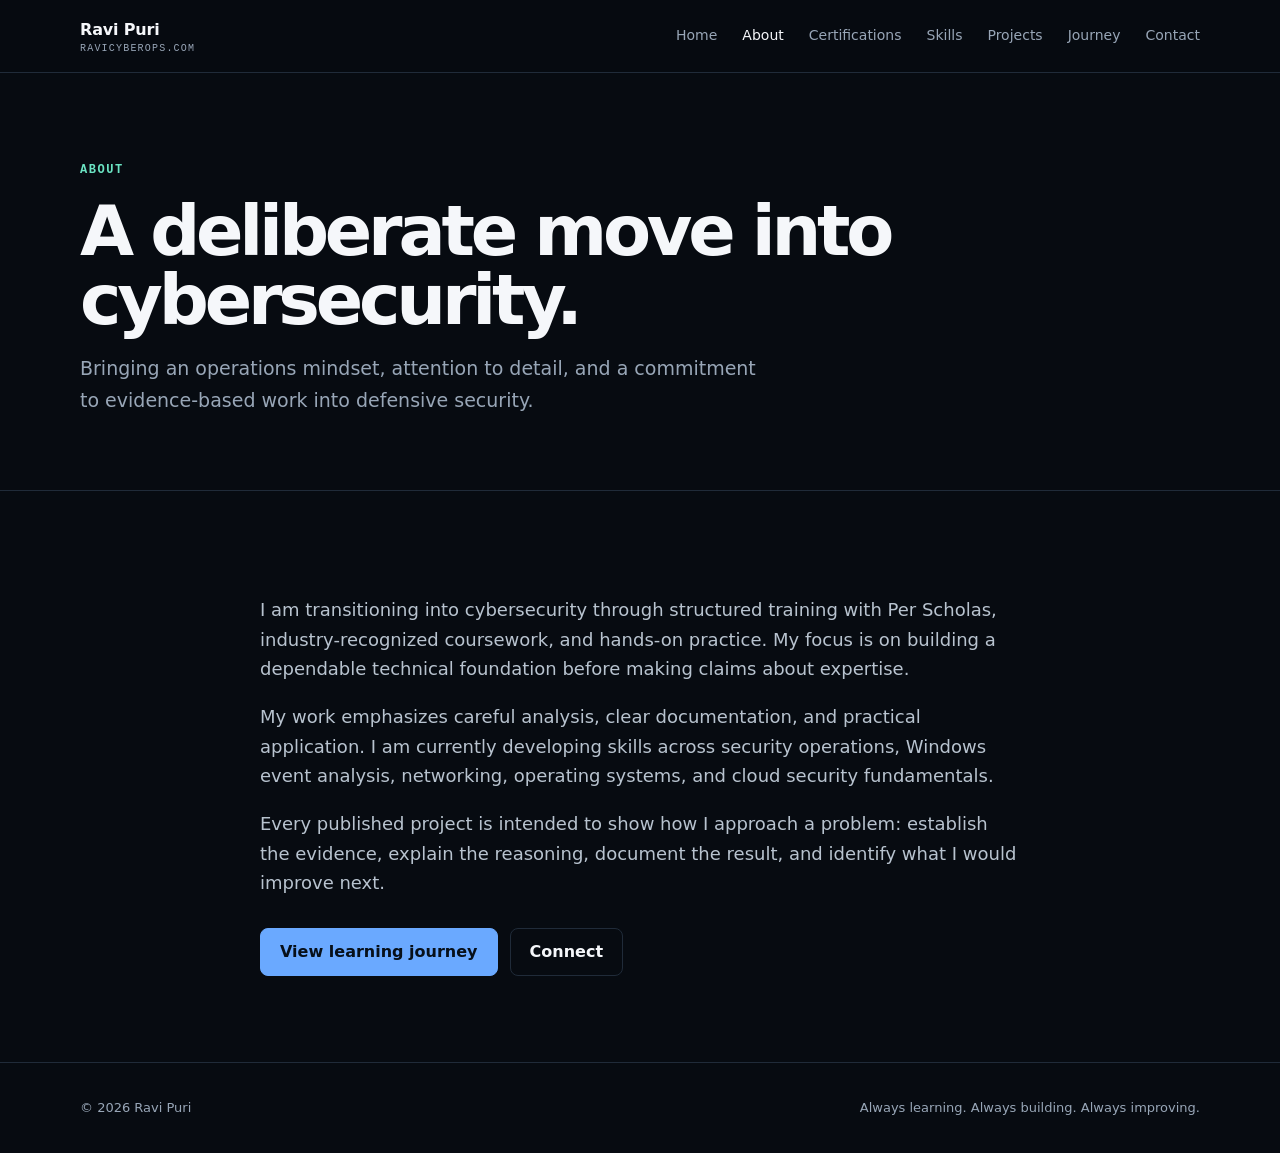
<file: about/index.html>
<!doctype html><html lang="en"><head><meta charset="utf-8"><meta name="viewport" content="width=device-width,initial-scale=1"><meta name="description" content="About Ravi Puri and his transition into cybersecurity."><title>About | Ravi Puri</title><link rel="stylesheet" href="/assets/site.css"></head><body><header class="site-header"><nav class="wrap nav"><a class="brand" href="/">Ravi Puri<small>ravicyberops.com</small></a><button class="menu" aria-expanded="false">Menu</button><div class="nav-links"><a href="/">Home</a><a aria-current="page" href="/about/">About</a><a href="/certifications/">Certifications</a><a href="/skills/">Skills</a><a href="/projects/">Projects</a><a href="/journey/">Journey</a><a href="/contact/">Contact</a></div></nav></header><main><section class="page-hero"><div class="wrap"><div class="eyebrow">About</div><h1>A deliberate move into cybersecurity.</h1><p>Bringing an operations mindset, attention to detail, and a commitment to evidence-based work into defensive security.</p></div></section><section class="section"><div class="wrap prose"><p>I am transitioning into cybersecurity through structured training with Per Scholas, industry-recognized coursework, and hands-on practice. My focus is on building a dependable technical foundation before making claims about expertise.</p><p>My work emphasizes careful analysis, clear documentation, and practical application. I am currently developing skills across security operations, Windows event analysis, networking, operating systems, and cloud security fundamentals.</p><p>Every published project is intended to show how I approach a problem: establish the evidence, explain the reasoning, document the result, and identify what I would improve next.</p><div class="actions"><a class="btn" href="/journey/">View learning journey</a><a class="btn secondary" href="/contact/">Connect</a></div></div></section></main><footer><div class="wrap foot"><span>© 2026 Ravi Puri</span><span>Always learning. Always building. Always improving.</span></div></footer><script src="/assets/site.js"></script></body></html>
</file>
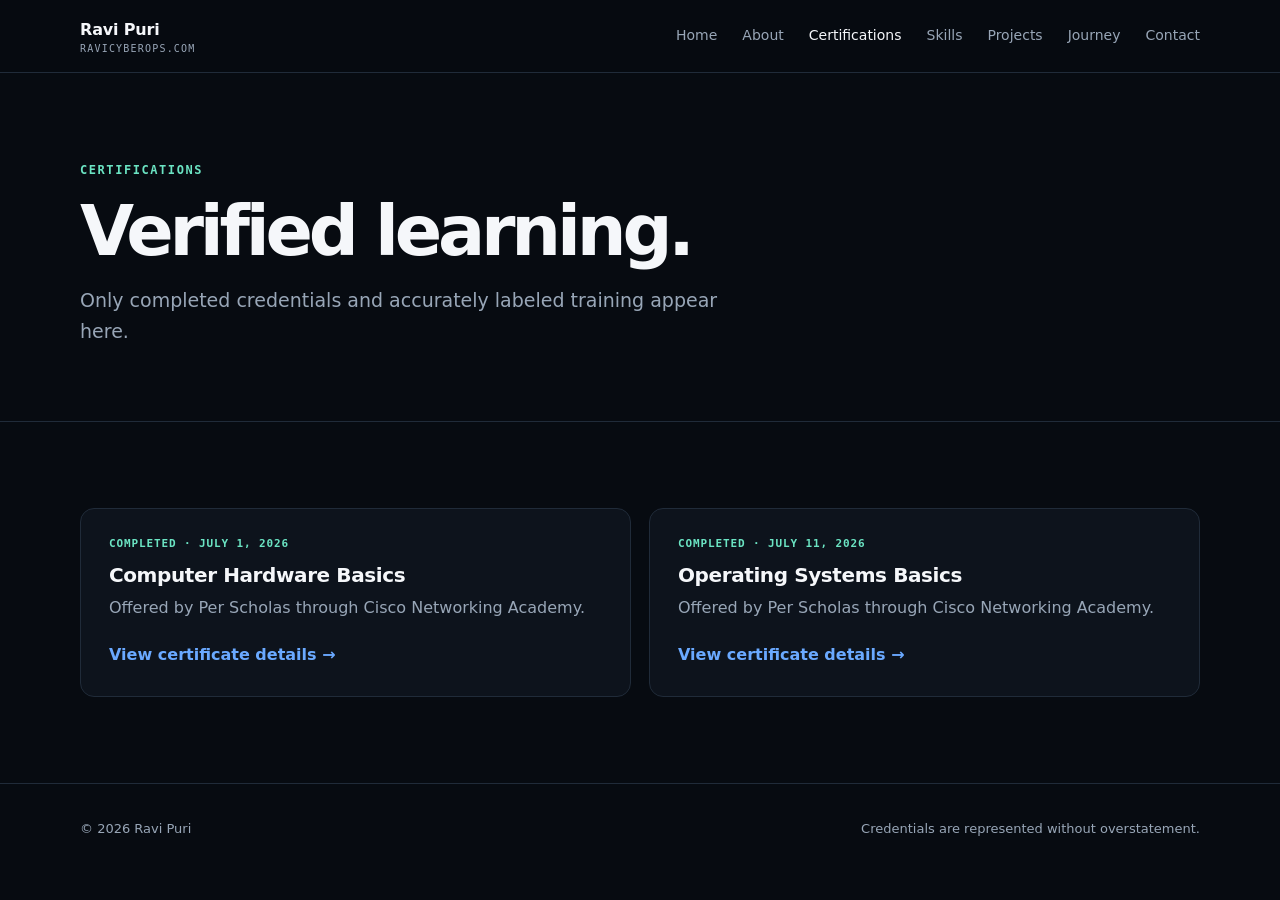
<file: certifications/index.html>
<!doctype html><html lang="en"><head><meta charset="utf-8"><meta name="viewport" content="width=device-width,initial-scale=1"><meta name="description" content="Verified certifications and completed training earned by Ravi Puri."><title>Certifications | Ravi Puri</title><link rel="stylesheet" href="/assets/site.css"></head><body><header class="site-header"><nav class="wrap nav"><a class="brand" href="/">Ravi Puri<small>ravicyberops.com</small></a><button class="menu" aria-expanded="false">Menu</button><div class="nav-links"><a href="/">Home</a><a href="/about/">About</a><a aria-current="page" href="/certifications/">Certifications</a><a href="/skills/">Skills</a><a href="/projects/">Projects</a><a href="/journey/">Journey</a><a href="/contact/">Contact</a></div></nav></header><main><section class="page-hero"><div class="wrap"><div class="eyebrow">Certifications</div><h1>Verified learning.</h1><p>Only completed credentials and accurately labeled training appear here.</p></div></section><section class="section"><div class="wrap"><div class="grid"><article class="card"><div class="meta">Completed · July 1, 2026</div><h2>Computer Hardware Basics</h2><p>Offered by Per Scholas through Cisco Networking Academy.</p><a class="card-link" href="/certifications/computer-hardware-basics/">View certificate details →</a></article><article class="card"><div class="meta">Completed · July 11, 2026</div><h2>Operating Systems Basics</h2><p>Offered by Per Scholas through Cisco Networking Academy.</p><a class="card-link" href="/certifications/operating-systems-basics/">View certificate details →</a></article></div></div></section></main><footer><div class="wrap foot"><span>© 2026 Ravi Puri</span><span>Credentials are represented without overstatement.</span></div></footer><script src="/assets/site.js"></script></body></html>
</file>
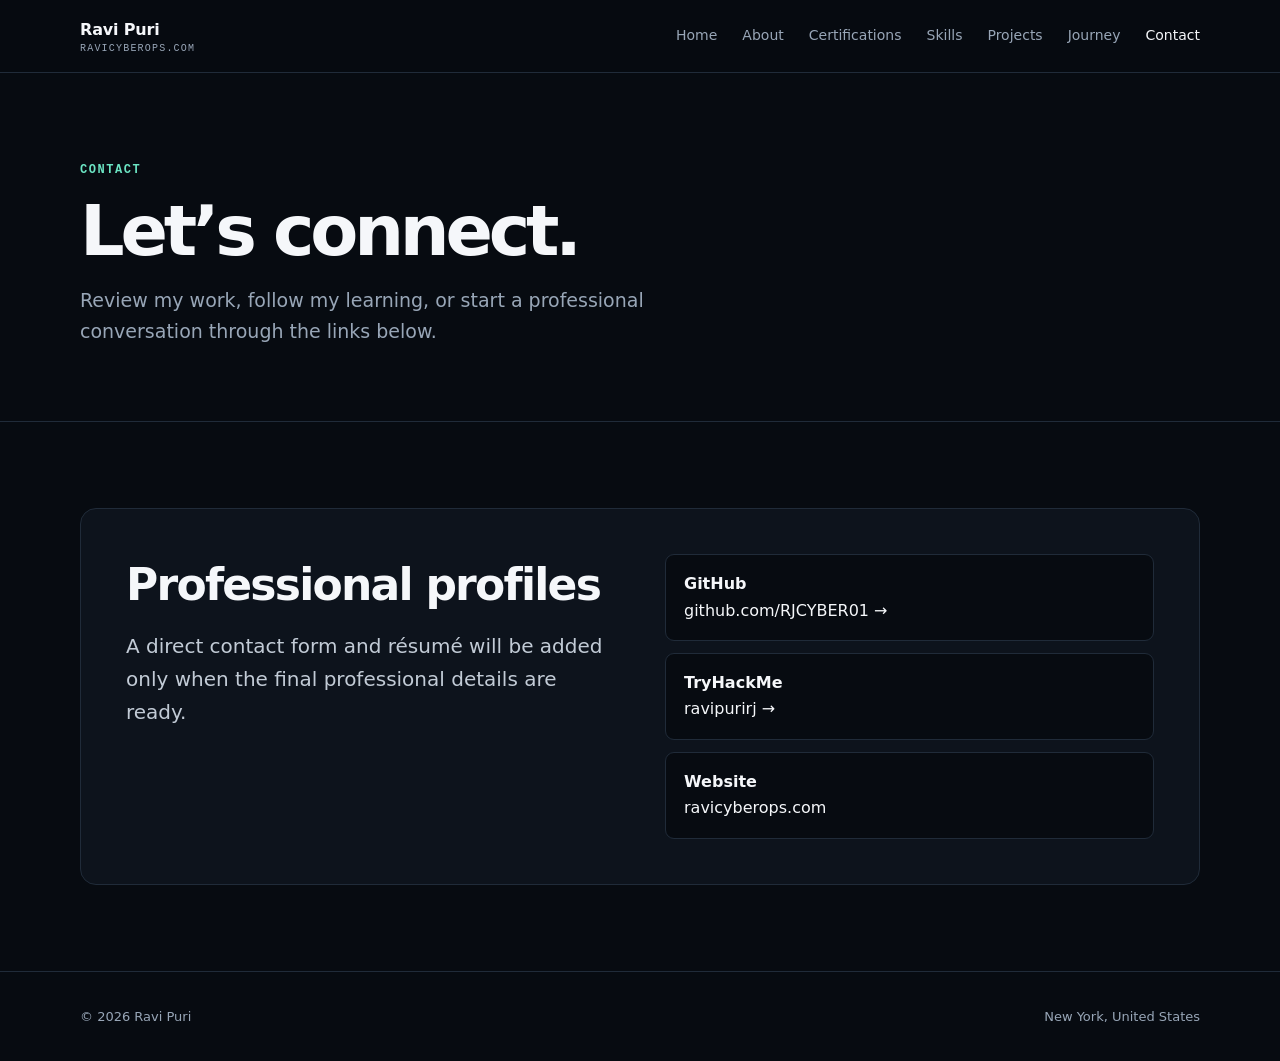
<file: contact/index.html>
<!doctype html><html lang="en"><head><meta charset="utf-8"><meta name="viewport" content="width=device-width,initial-scale=1"><meta name="description" content="Connect with Ravi Puri through GitHub and TryHackMe."><title>Contact | Ravi Puri</title><link rel="stylesheet" href="/assets/site.css"></head><body><header class="site-header"><nav class="wrap nav"><a class="brand" href="/">Ravi Puri<small>ravicyberops.com</small></a><button class="menu">Menu</button><div class="nav-links"><a href="/">Home</a><a href="/about/">About</a><a href="/certifications/">Certifications</a><a href="/skills/">Skills</a><a href="/projects/">Projects</a><a href="/journey/">Journey</a><a aria-current="page" href="/contact/">Contact</a></div></nav></header><main><section class="page-hero"><div class="wrap"><div class="eyebrow">Contact</div><h1>Let’s connect.</h1><p>Review my work, follow my learning, or start a professional conversation through the links below.</p></div></section><section class="section"><div class="wrap contact-panel"><div><h2>Professional profiles</h2><p class="mission">A direct contact form and résumé will be added only when the final professional details are ready.</p></div><div class="contact-links"><a href="https://github.com/RJCYBER01" target="_blank" rel="noopener"><strong>GitHub</strong><br><span>github.com/RJCYBER01 →</span></a><a href="https://tryhackme.com/p/ravipurirj" target="_blank" rel="noopener"><strong>TryHackMe</strong><br><span>ravipurirj →</span></a><a href="https://ravicyberops.com"><strong>Website</strong><br><span>ravicyberops.com</span></a></div></div></section></main><footer><div class="wrap foot"><span>© 2026 Ravi Puri</span><span>New York, United States</span></div></footer><script src="/assets/site.js"></script></body></html>
</file>
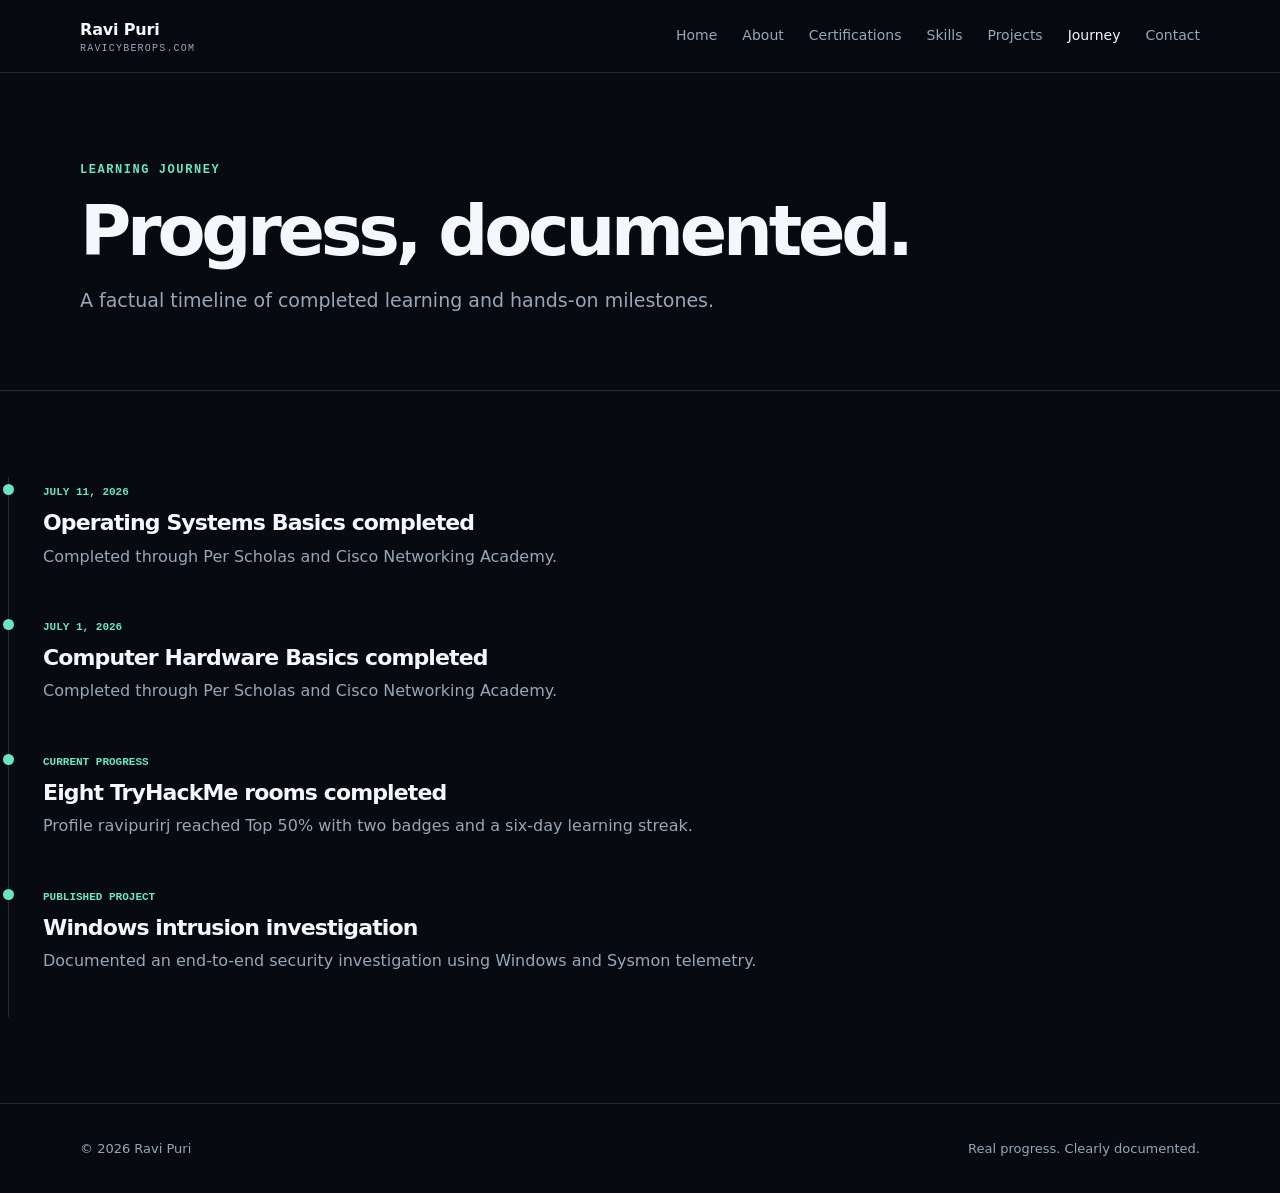
<file: journey/index.html>
<!doctype html><html lang="en"><head><meta charset="utf-8"><meta name="viewport" content="width=device-width,initial-scale=1"><meta name="description" content="Ravi Puri's documented cybersecurity learning journey."><title>Learning Journey | Ravi Puri</title><link rel="stylesheet" href="/assets/site.css"></head><body><header class="site-header"><nav class="wrap nav"><a class="brand" href="/">Ravi Puri<small>ravicyberops.com</small></a><button class="menu">Menu</button><div class="nav-links"><a href="/">Home</a><a href="/about/">About</a><a href="/certifications/">Certifications</a><a href="/skills/">Skills</a><a href="/projects/">Projects</a><a aria-current="page" href="/journey/">Journey</a><a href="/contact/">Contact</a></div></nav></header><main><section class="page-hero"><div class="wrap"><div class="eyebrow">Learning journey</div><h1>Progress, documented.</h1><p>A factual timeline of completed learning and hands-on milestones.</p></div></section><section class="section"><div class="wrap timeline"><article class="event"><time>JULY 11, 2026</time><h2>Operating Systems Basics completed</h2><p>Completed through Per Scholas and Cisco Networking Academy.</p></article><article class="event"><time>JULY 1, 2026</time><h2>Computer Hardware Basics completed</h2><p>Completed through Per Scholas and Cisco Networking Academy.</p></article><article class="event"><time>CURRENT PROGRESS</time><h2>Eight TryHackMe rooms completed</h2><p>Profile ravipurirj reached Top 50% with two badges and a six-day learning streak.</p></article><article class="event"><time>PUBLISHED PROJECT</time><h2>Windows intrusion investigation</h2><p>Documented an end-to-end security investigation using Windows and Sysmon telemetry.</p></article></div></section></main><footer><div class="wrap foot"><span>© 2026 Ravi Puri</span><span>Real progress. Clearly documented.</span></div></footer><script src="/assets/site.js"></script></body></html>
</file>
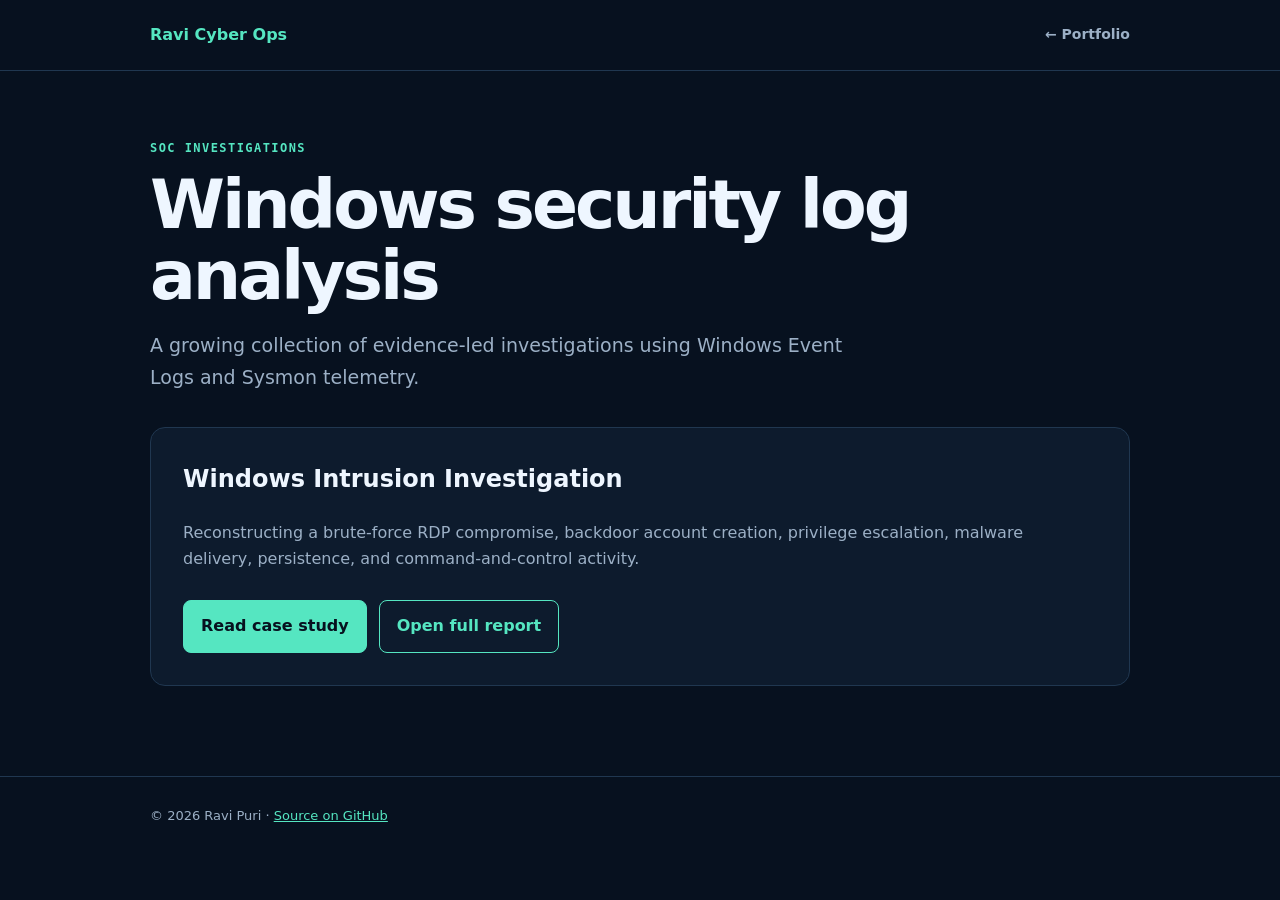
<file: log-analysis/index.html>
<!doctype html>
<html lang="en">
<head>
  <meta charset="utf-8"><meta name="viewport" content="width=device-width,initial-scale=1">
  <meta name="description" content="SOC log-analysis investigations by Ravi Puri.">
  <title>Log Analysis | Ravi Cyber Ops</title>
  <style>
    :root{--bg:#07111f;--panel:#0d1b2d;--text:#eef6ff;--muted:#9cb0c6;--line:#203750;--accent:#55e6c1}*{box-sizing:border-box}body{margin:0;background:var(--bg);color:var(--text);font:16px/1.65 Inter,system-ui,sans-serif}.wrap{width:min(calc(100% - 36px),980px);margin:auto}header{border-bottom:1px solid var(--line)}nav{min-height:70px;display:flex;align-items:center;justify-content:space-between}a{color:var(--accent)}nav a{text-decoration:none;font-weight:800}.back{color:var(--muted);font-size:14px}main{padding:70px 0 90px}.eyebrow{color:var(--accent);font:700 12px ui-monospace,monospace;letter-spacing:.12em;text-transform:uppercase}h1{max-width:760px;margin:15px 0;font-size:clamp(40px,7vw,68px);line-height:1.04;letter-spacing:-.045em}.lead{max-width:700px;color:var(--muted);font-size:19px}.card{margin-top:34px;padding:32px;border:1px solid var(--line);border-radius:15px;background:var(--panel)}.card h2{margin-top:0}.card p{color:var(--muted)}.actions{display:flex;flex-wrap:wrap;gap:12px;margin-top:28px}.btn{display:inline-block;padding:12px 17px;border:1px solid var(--accent);border-radius:8px;text-decoration:none;font-weight:800}.btn.primary{background:var(--accent);color:#07111f}footer{padding:28px 0;border-top:1px solid var(--line);color:var(--muted);font-size:13px}
  </style>
</head>
<body><header><nav class="wrap"><a href="/">Ravi Cyber Ops</a><a class="back" href="/">← Portfolio</a></nav></header><main class="wrap"><div class="eyebrow">SOC investigations</div><h1>Windows security log analysis</h1><p class="lead">A growing collection of evidence-led investigations using Windows Event Logs and Sysmon telemetry.</p><article class="card"><h2>Windows Intrusion Investigation</h2><p>Reconstructing a brute-force RDP compromise, backdoor account creation, privilege escalation, malware delivery, persistence, and command-and-control activity.</p><div class="actions"><a class="btn primary" href="/log-analysis/windows-logging-for-soc/">Read case study</a><a class="btn" href="/log-analysis/windows-logging-for-soc/report.pdf">Open full report</a></div></article></main><footer><div class="wrap">© 2026 Ravi Puri · <a href="https://github.com/RJCYBER01/soc-labs">Source on GitHub</a></div></footer></body>
</html>
</file>
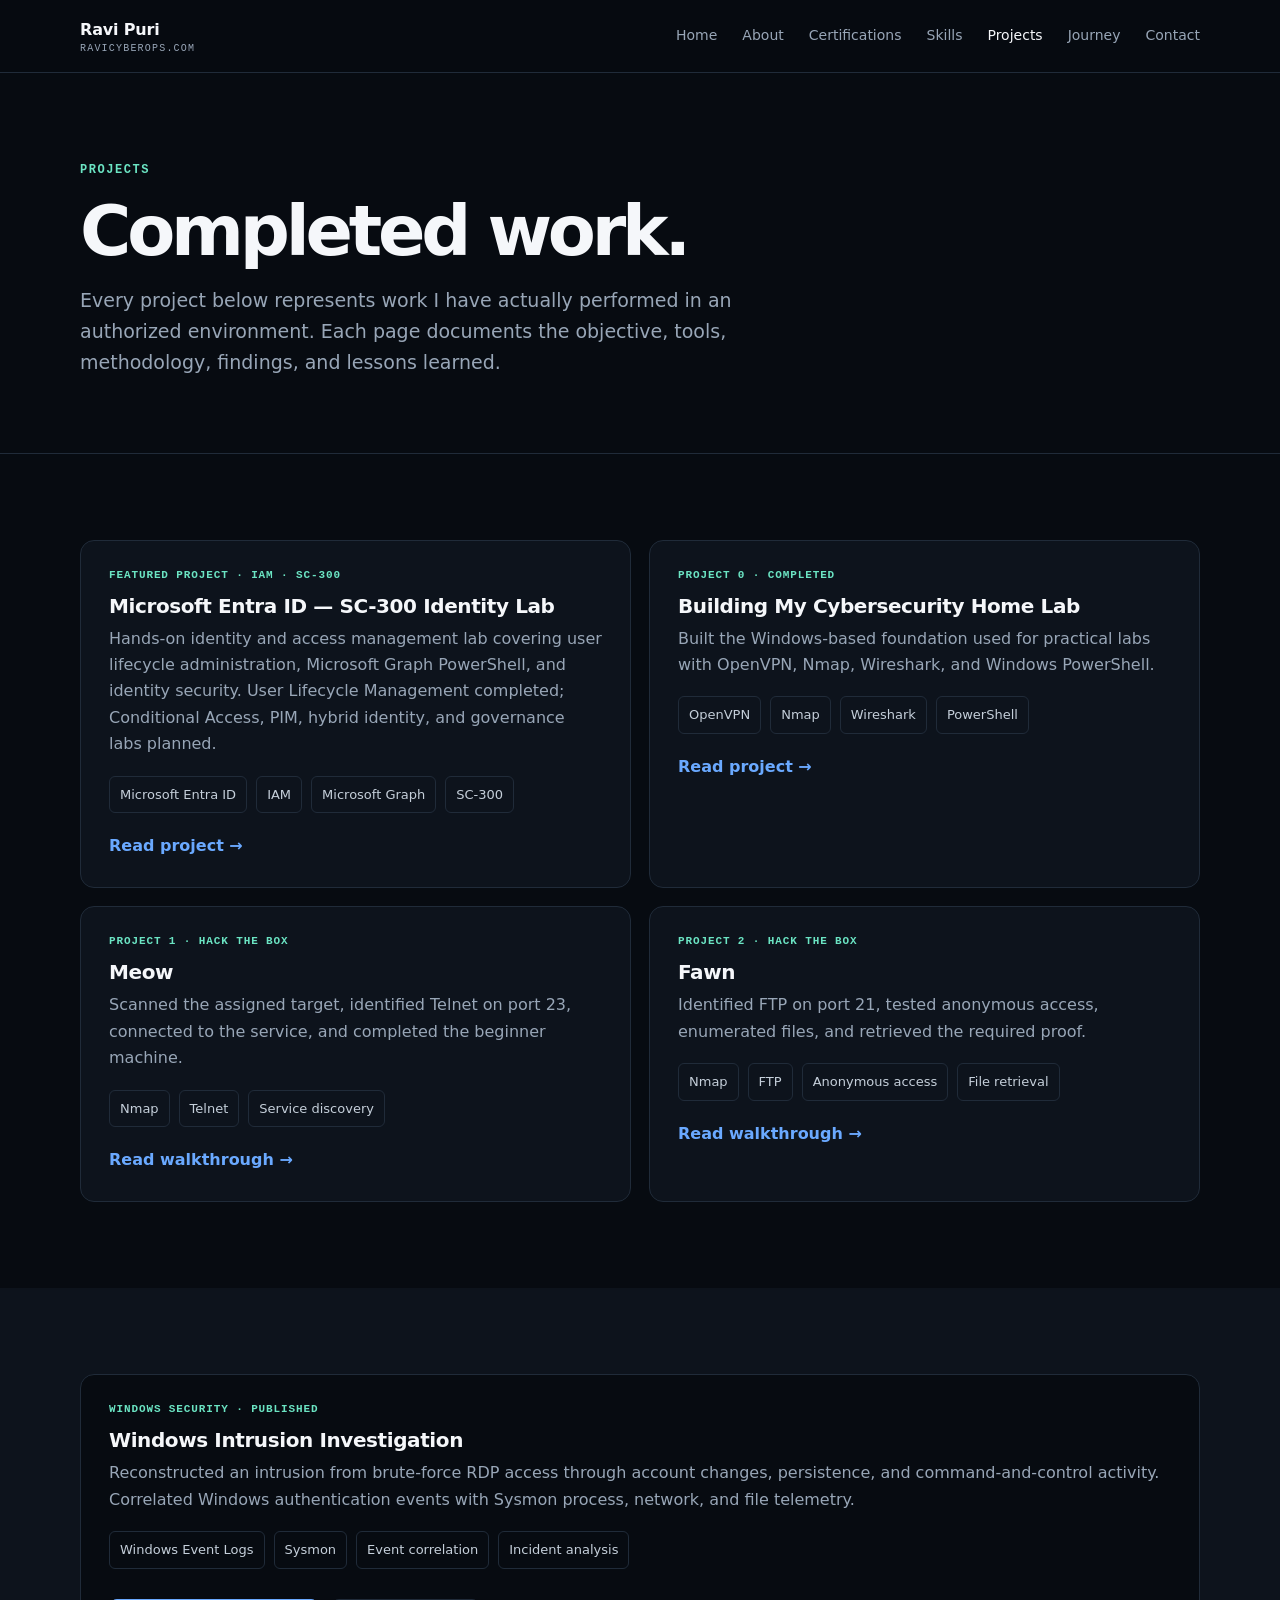
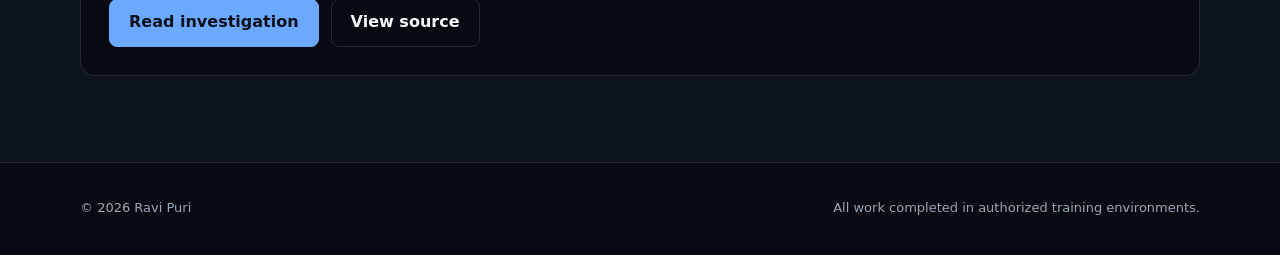
<file: projects/index.html>
<!doctype html><html lang="en"><head><meta charset="utf-8"><meta name="viewport" content="width=device-width,initial-scale=1"><meta name="description" content="Completed cybersecurity projects and hands-on labs by Ravi Puri."><title>Projects | Ravi Puri</title><link rel="stylesheet" href="/assets/site.css"></head><body><header class="site-header"><nav class="wrap nav"><a class="brand" href="/">Ravi Puri<small>ravicyberops.com</small></a><button class="menu">Menu</button><div class="nav-links"><a href="/">Home</a><a href="/about/">About</a><a href="/certifications/">Certifications</a><a href="/skills/">Skills</a><a aria-current="page" href="/projects/">Projects</a><a href="/journey/">Journey</a><a href="/contact/">Contact</a></div></nav></header><main><section class="page-hero"><div class="wrap"><div class="eyebrow">Projects</div><h1>Completed work.</h1><p>Every project below represents work I have actually performed in an authorized environment. Each page documents the objective, tools, methodology, findings, and lessons learned.</p></div></section><section class="section"><div class="wrap"><div class="grid"><article class="card">   <div class="meta">Featured Project · IAM · SC-300</div>   <h2>Microsoft Entra ID — SC-300 Identity Lab</h2>   <p>Hands-on identity and access management lab covering user lifecycle administration, Microsoft Graph PowerShell, and identity security. User Lifecycle Management completed; Conditional Access, PIM, hybrid identity, and governance labs planned.</p>   <div class="skill-list">     <span>Microsoft Entra ID</span>     <span>IAM</span>     <span>Microsoft Graph</span>     <span>SC-300</span>   </div>   <a class="card-link" href="/projects/sc-300-identity-lab/">Read project →</a> </article> <article class="card"><div class="meta">Project 0 · Completed</div><h2>Building My Cybersecurity Home Lab</h2><p>Built the Windows-based foundation used for practical labs with OpenVPN, Nmap, Wireshark, and Windows PowerShell.</p><div class="skill-list"><span>OpenVPN</span><span>Nmap</span><span>Wireshark</span><span>PowerShell</span></div><a class="card-link" href="/projects/home-lab/">Read project →</a></article><article class="card"><div class="meta">Project 1 · Hack The Box</div><h2>Meow</h2><p>Scanned the assigned target, identified Telnet on port 23, connected to the service, and completed the beginner machine.</p><div class="skill-list"><span>Nmap</span><span>Telnet</span><span>Service discovery</span></div><a class="card-link" href="/projects/htb-meow/">Read walkthrough →</a></article><article class="card"><div class="meta">Project 2 · Hack The Box</div><h2>Fawn</h2><p>Identified FTP on port 21, tested anonymous access, enumerated files, and retrieved the required proof.</p><div class="skill-list"><span>Nmap</span><span>FTP</span><span>Anonymous access</span><span>File retrieval</span></div><a class="card-link" href="/projects/htb-fawn/">Read walkthrough →</a></article></div></div></section><section class="section alt"><div class="wrap"><article class="card"><div class="meta">Windows security · Published</div><h2>Windows Intrusion Investigation</h2><p>Reconstructed an intrusion from brute-force RDP access through account changes, persistence, and command-and-control activity. Correlated Windows authentication events with Sysmon process, network, and file telemetry.</p><div class="skill-list"><span>Windows Event Logs</span><span>Sysmon</span><span>Event correlation</span><span>Incident analysis</span></div><div class="actions"><a class="btn" href="/log-analysis/windows-logging-for-soc/">Read investigation</a><a class="btn secondary" href="https://github.com/RJCYBER01/soc-labs/tree/main/log-analysis/windows-logging-for-soc" target="_blank" rel="noopener">View source</a></div></article></div></section></main><footer><div class="wrap foot"><span>© 2026 Ravi Puri</span><span>All work completed in authorized training environments.</span></div></footer><script src="/assets/site.js"></script></body></html>
</file>
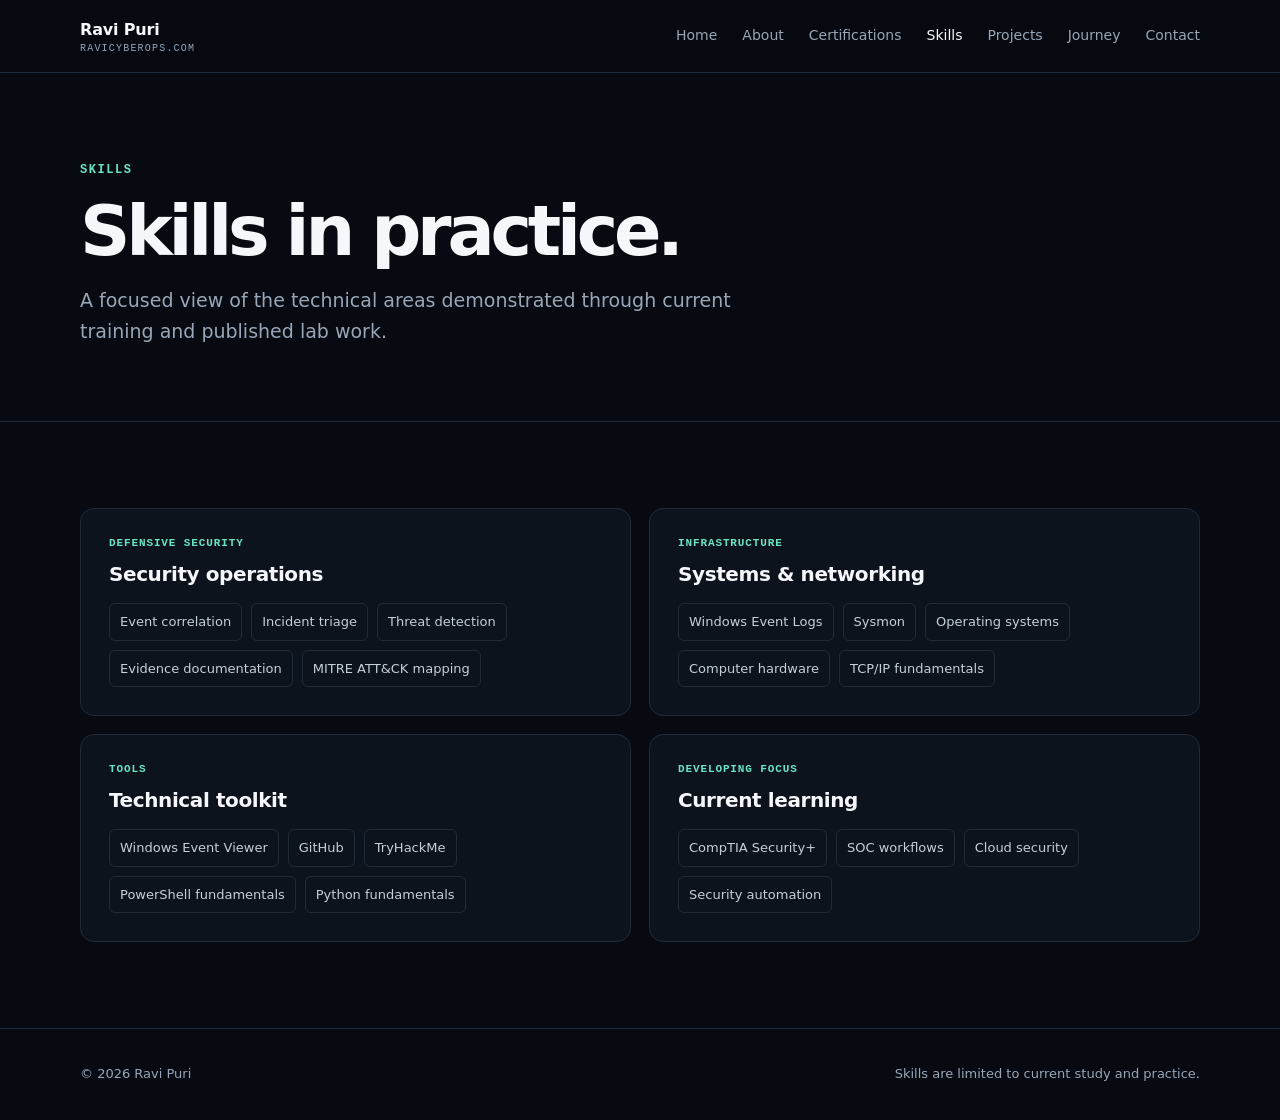
<file: skills/index.html>
<!doctype html><html lang="en"><head><meta charset="utf-8"><meta name="viewport" content="width=device-width,initial-scale=1"><meta name="description" content="Cybersecurity skills Ravi Puri is actively studying and applying."><title>Skills | Ravi Puri</title><link rel="stylesheet" href="/assets/site.css"></head><body><header class="site-header"><nav class="wrap nav"><a class="brand" href="/">Ravi Puri<small>ravicyberops.com</small></a><button class="menu">Menu</button><div class="nav-links"><a href="/">Home</a><a href="/about/">About</a><a href="/certifications/">Certifications</a><a aria-current="page" href="/skills/">Skills</a><a href="/projects/">Projects</a><a href="/journey/">Journey</a><a href="/contact/">Contact</a></div></nav></header><main><section class="page-hero"><div class="wrap"><div class="eyebrow">Skills</div><h1>Skills in practice.</h1><p>A focused view of the technical areas demonstrated through current training and published lab work.</p></div></section><section class="section"><div class="wrap categories"><article class="card"><div class="meta">Defensive security</div><h2>Security operations</h2><div class="skill-list"><span>Event correlation</span><span>Incident triage</span><span>Threat detection</span><span>Evidence documentation</span><span>MITRE ATT&amp;CK mapping</span></div></article><article class="card"><div class="meta">Infrastructure</div><h2>Systems & networking</h2><div class="skill-list"><span>Windows Event Logs</span><span>Sysmon</span><span>Operating systems</span><span>Computer hardware</span><span>TCP/IP fundamentals</span></div></article><article class="card"><div class="meta">Tools</div><h2>Technical toolkit</h2><div class="skill-list"><span>Windows Event Viewer</span><span>GitHub</span><span>TryHackMe</span><span>PowerShell fundamentals</span><span>Python fundamentals</span></div></article><article class="card"><div class="meta">Developing focus</div><h2>Current learning</h2><div class="skill-list"><span>CompTIA Security+</span><span>SOC workflows</span><span>Cloud security</span><span>Security automation</span></div></article></div></section></main><footer><div class="wrap foot"><span>© 2026 Ravi Puri</span><span>Skills are limited to current study and practice.</span></div></footer><script src="/assets/site.js"></script></body></html>
</file>
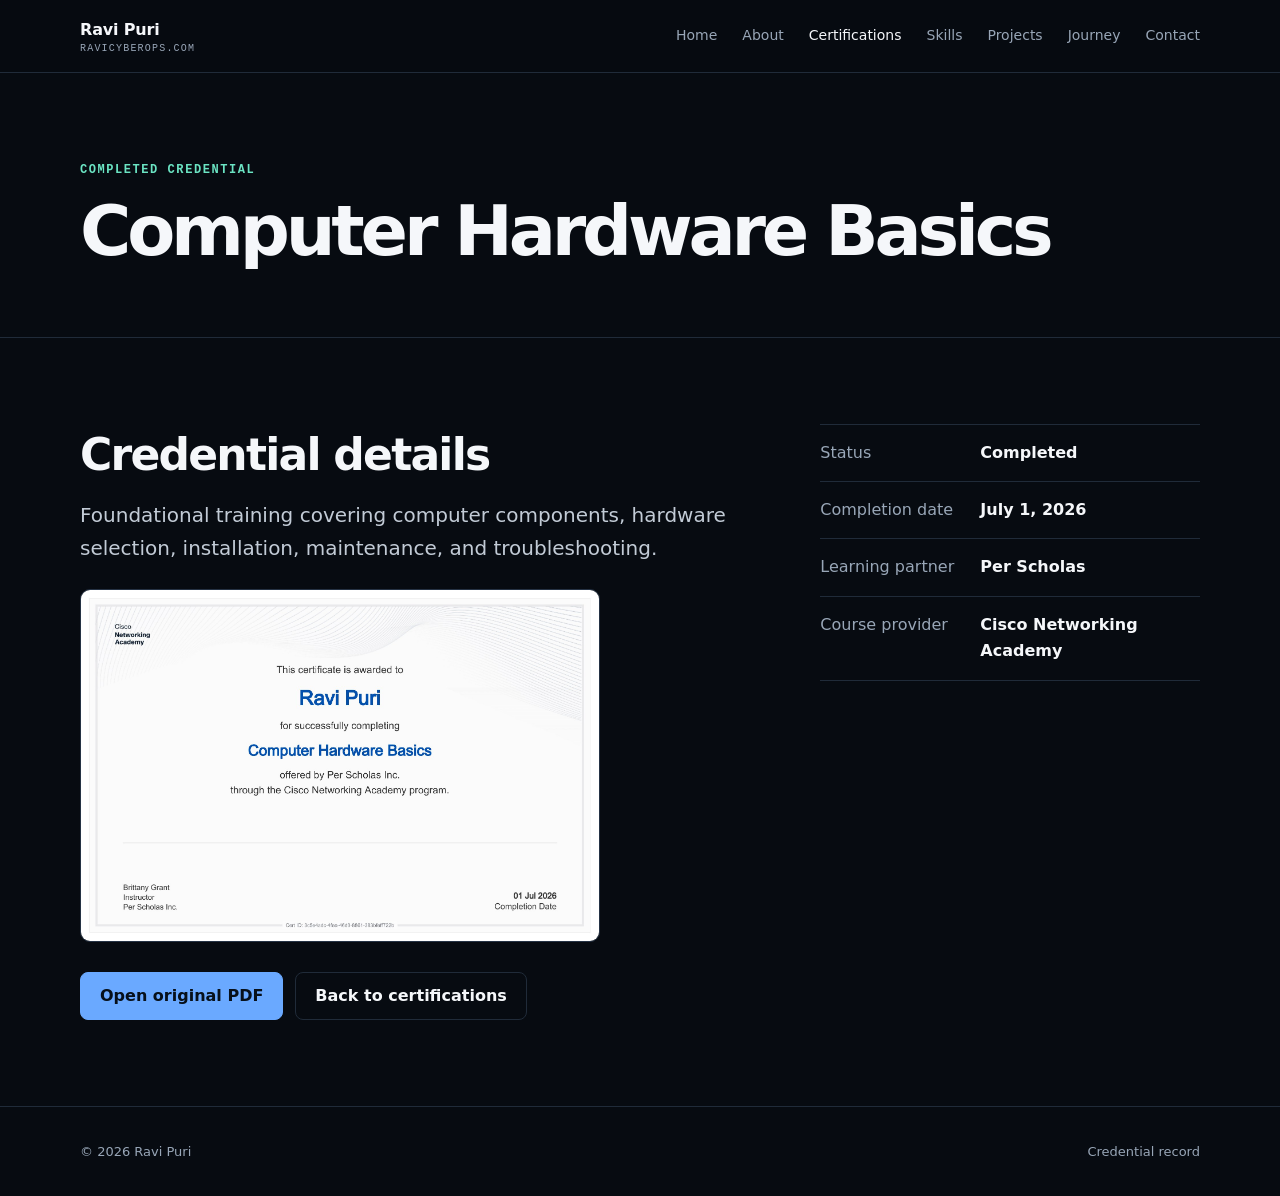
<file: certifications/computer-hardware-basics/index.html>
<!doctype html>
<html lang="en"><head><meta charset="utf-8"><meta name="viewport" content="width=device-width,initial-scale=1"><title>Computer Hardware Basics | Ravi Puri</title><link rel="stylesheet" href="/assets/site.css"></head><body>
<header class="site-header"><nav class="wrap nav"><a class="brand" href="/">Ravi Puri<small>ravicyberops.com</small></a><button class="menu">Menu</button><div class="nav-links"><a href="/">Home</a><a href="/about/">About</a><a aria-current="page" href="/certifications/">Certifications</a><a href="/skills/">Skills</a><a href="/projects/">Projects</a><a href="/journey/">Journey</a><a href="/contact/">Contact</a></div></nav></header>
<main><section class="page-hero"><div class="wrap"><div class="eyebrow">Completed credential</div><h1>Computer Hardware Basics</h1></div></section><section class="section"><div class="wrap credential"><div><h2>Credential details</h2><p class="mission">Foundational training covering computer components, hardware selection, installation, maintenance, and troubleshooting.</p><img src="/assets/certificates/computer-hardware-basics.jpg?v=3" alt="Computer Hardware Basics certificate" width="1809" height="1225" style="display:block;width:min(100%,520px);height:auto;margin:1.5rem 0;border:1px solid #253244;border-radius:10px;background:#fff"><div class="actions"><a class="btn" href="https://raw.githubusercontent.com/RJCYBER01/soc-labs/main/certificates/computer-hardware-basics.pdf" target="_blank" rel="noopener">Open original PDF</a><a class="btn secondary" href="/certifications/">Back to certifications</a></div></div><div class="facts"><div class="fact"><span>Status</span><strong>Completed</strong></div><div class="fact"><span>Completion date</span><strong>July 1, 2026</strong></div><div class="fact"><span>Learning partner</span><strong>Per Scholas</strong></div><div class="fact"><span>Course provider</span><strong>Cisco Networking Academy</strong></div></div></div></section></main>
<footer><div class="wrap foot"><span>© 2026 Ravi Puri</span><span>Credential record</span></div></footer><script src="/assets/site.js?v=2"></script></body></html>
</file>
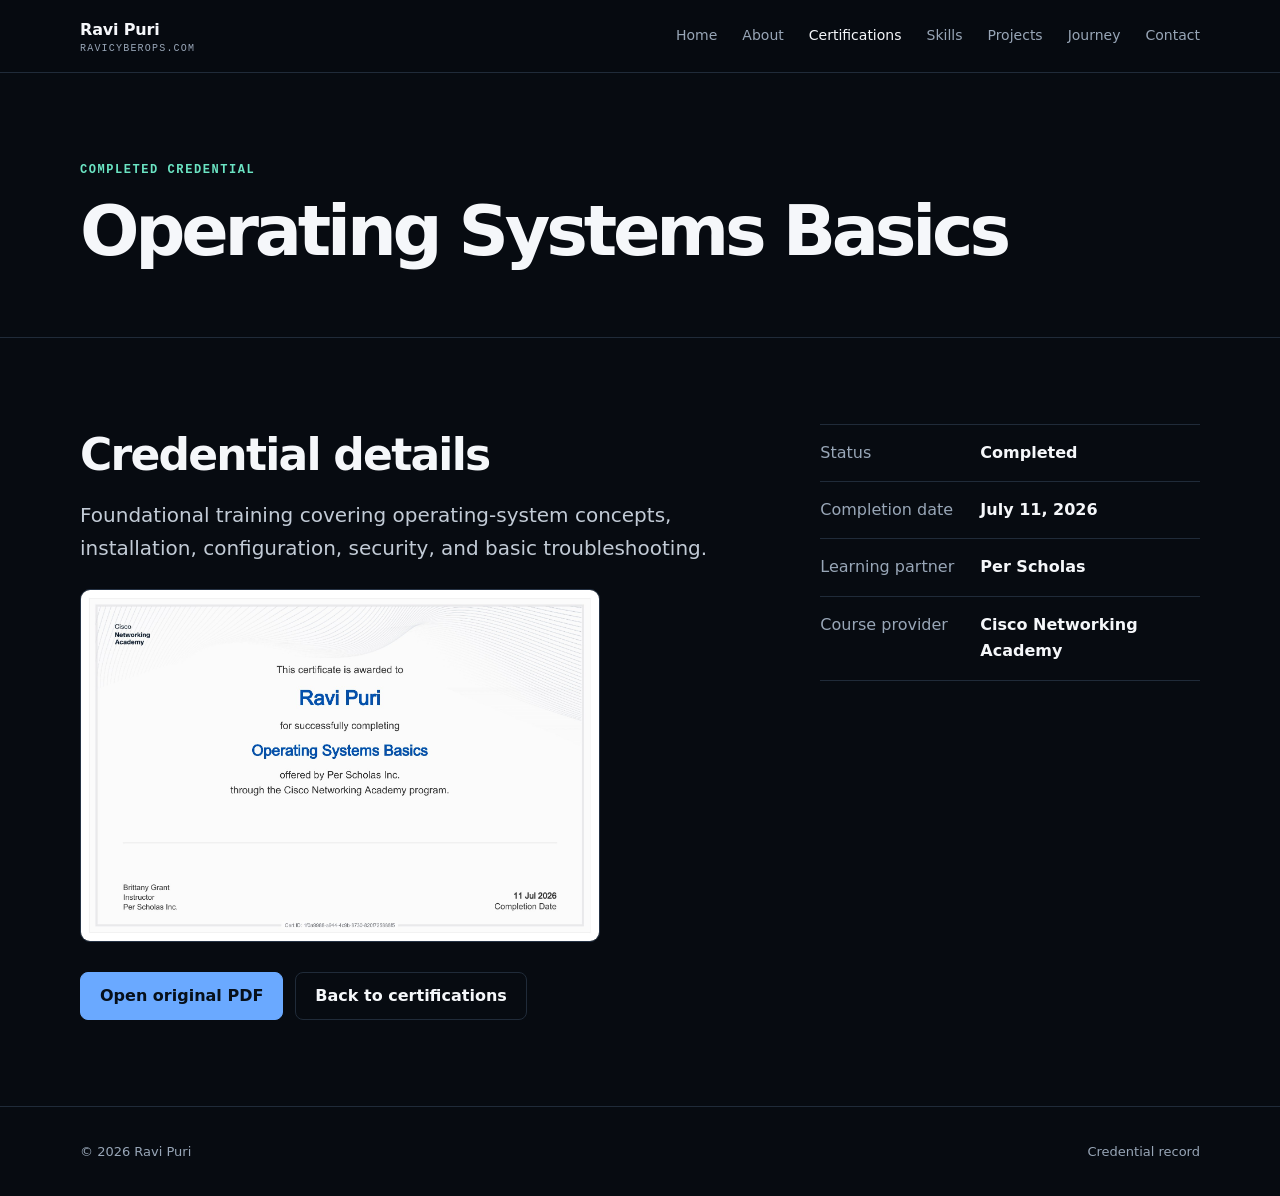
<file: certifications/operating-systems-basics/index.html>
<!doctype html>
<html lang="en"><head><meta charset="utf-8"><meta name="viewport" content="width=device-width,initial-scale=1"><title>Operating Systems Basics | Ravi Puri</title><link rel="stylesheet" href="/assets/site.css"></head><body>
<header class="site-header"><nav class="wrap nav"><a class="brand" href="/">Ravi Puri<small>ravicyberops.com</small></a><button class="menu">Menu</button><div class="nav-links"><a href="/">Home</a><a href="/about/">About</a><a aria-current="page" href="/certifications/">Certifications</a><a href="/skills/">Skills</a><a href="/projects/">Projects</a><a href="/journey/">Journey</a><a href="/contact/">Contact</a></div></nav></header>
<main><section class="page-hero"><div class="wrap"><div class="eyebrow">Completed credential</div><h1>Operating Systems Basics</h1></div></section><section class="section"><div class="wrap credential"><div><h2>Credential details</h2><p class="mission">Foundational training covering operating-system concepts, installation, configuration, security, and basic troubleshooting.</p><img src="/assets/certificates/operating-systems-basics.jpg?v=3" alt="Operating Systems Basics certificate" width="1809" height="1225" style="display:block;width:min(100%,520px);height:auto;margin:1.5rem 0;border:1px solid #253244;border-radius:10px;background:#fff"><div class="actions"><a class="btn" href="https://raw.githubusercontent.com/RJCYBER01/soc-labs/main/certificates/operating-systems-basics.pdf" target="_blank" rel="noopener">Open original PDF</a><a class="btn secondary" href="/certifications/">Back to certifications</a></div></div><div class="facts"><div class="fact"><span>Status</span><strong>Completed</strong></div><div class="fact"><span>Completion date</span><strong>July 11, 2026</strong></div><div class="fact"><span>Learning partner</span><strong>Per Scholas</strong></div><div class="fact"><span>Course provider</span><strong>Cisco Networking Academy</strong></div></div></div></section></main>
<footer><div class="wrap foot"><span>© 2026 Ravi Puri</span><span>Credential record</span></div></footer><script src="/assets/site.js?v=2"></script></body></html>
</file>
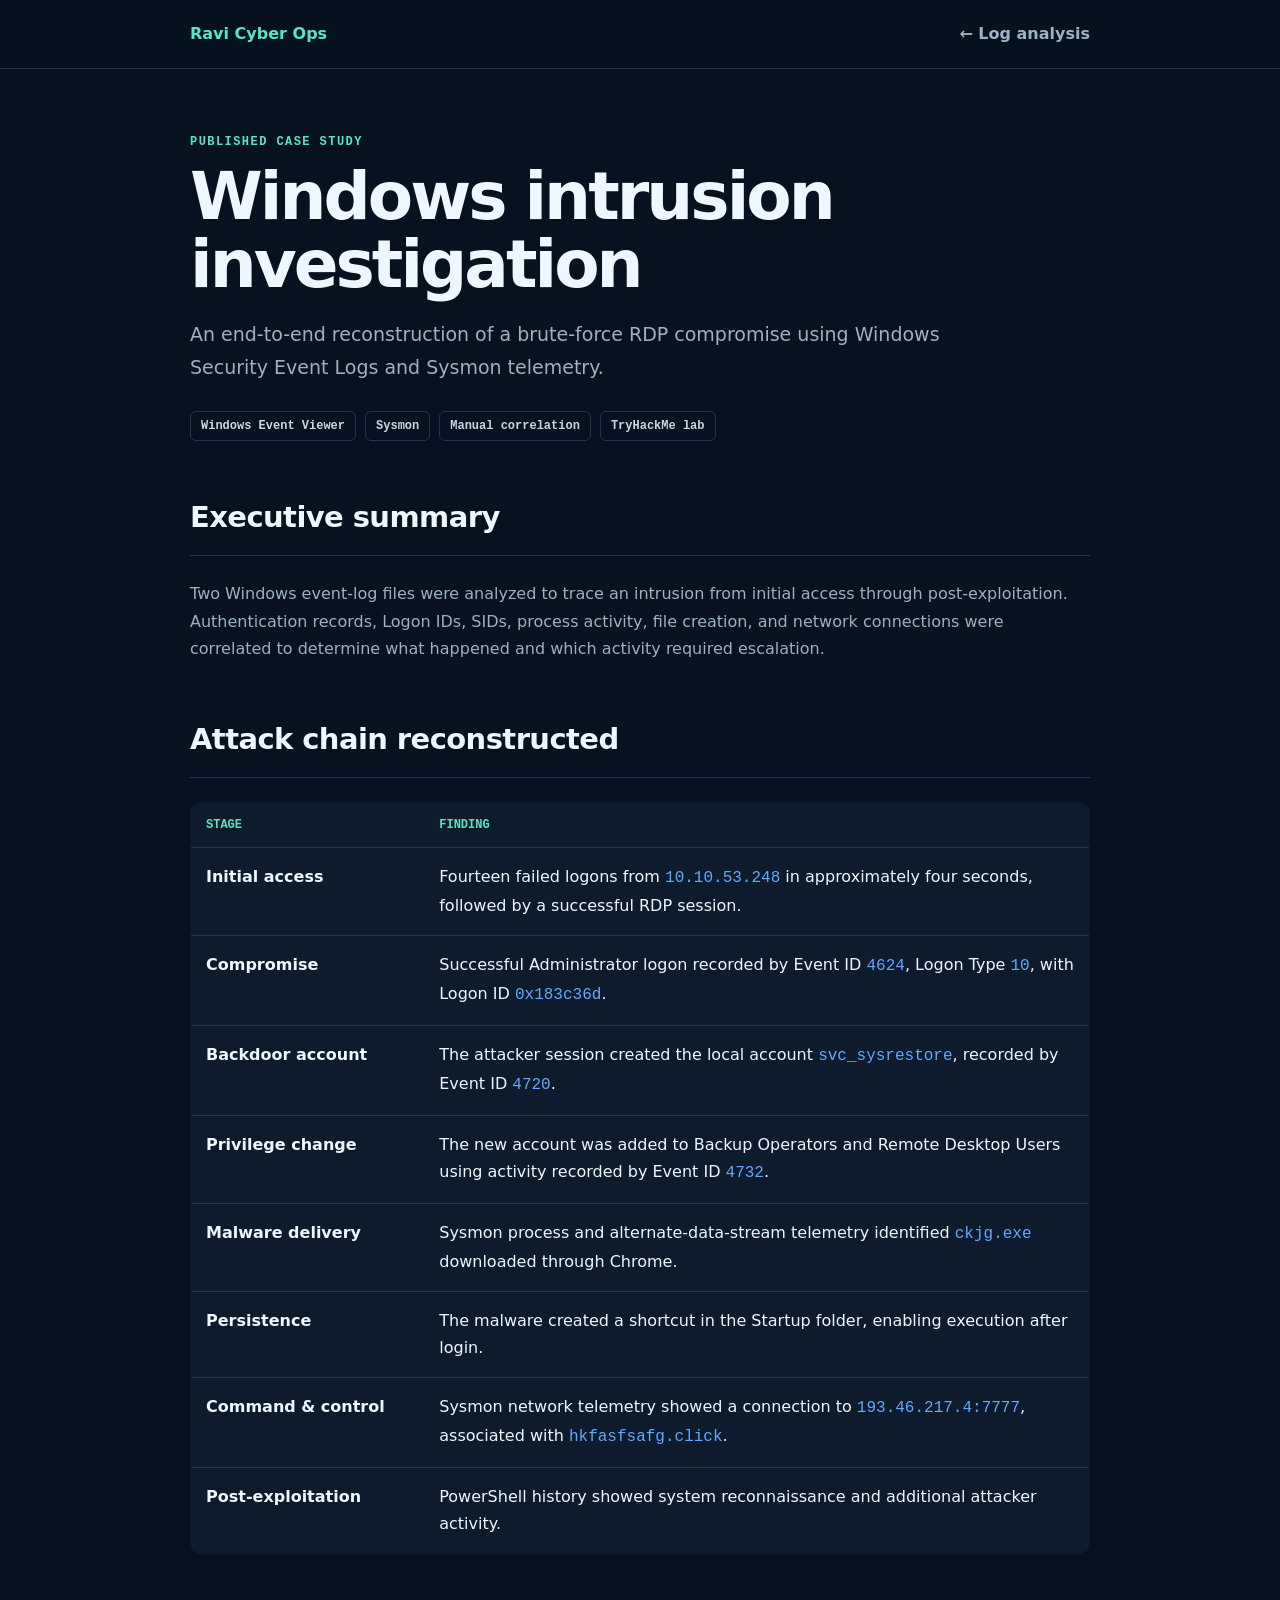
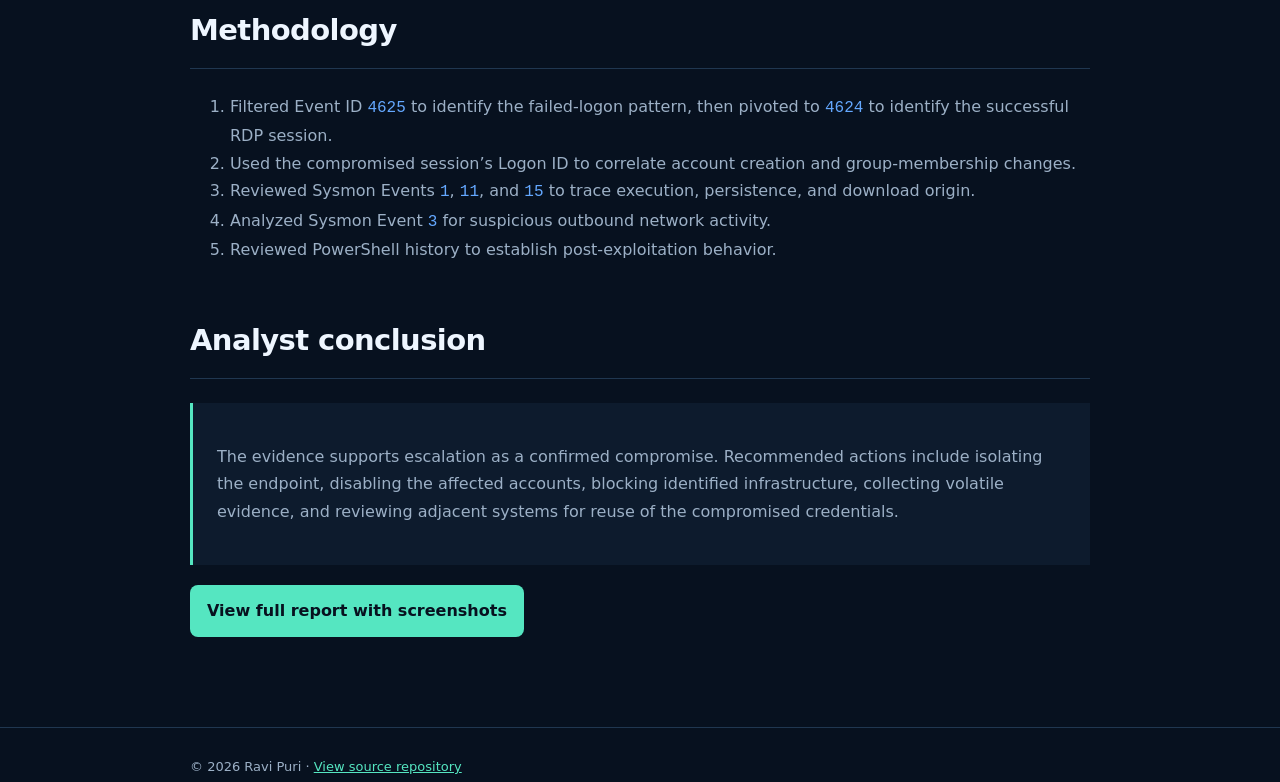
<file: log-analysis/windows-logging-for-soc/index.html>
<!doctype html>
<html lang="en">
<head>
  <meta charset="utf-8"><meta name="viewport" content="width=device-width,initial-scale=1">
  <meta name="description" content="Windows intrusion investigation using Security Event Logs and Sysmon telemetry.">
  <title>Windows Intrusion Investigation | Ravi Cyber Ops</title>
  <style>
    :root{--bg:#07111f;--panel:#0d1b2d;--text:#eef6ff;--muted:#9cb0c6;--line:#203750;--accent:#55e6c1;--blue:#64a8ff}*{box-sizing:border-box}html{scroll-behavior:smooth}body{margin:0;background:var(--bg);color:var(--text);font:16px/1.72 Inter,system-ui,sans-serif}.wrap{width:min(calc(100% - 36px),900px);margin:auto}a{color:var(--accent)}header{border-bottom:1px solid var(--line);background:rgba(7,17,31,.94)}nav{min-height:68px;display:flex;align-items:center;justify-content:space-between}nav a{text-decoration:none;font-weight:800}.muted{color:var(--muted)}main{padding:66px 0 90px}.eyebrow{color:var(--accent);font:700 12px ui-monospace,monospace;letter-spacing:.12em;text-transform:uppercase}h1{margin:14px 0 18px;font-size:clamp(40px,7vw,66px);line-height:1.03;letter-spacing:-.045em}.lead{color:var(--muted);font-size:19px;max-width:760px}.meta{display:flex;flex-wrap:wrap;gap:9px;margin:28px 0 45px}.meta span{padding:7px 10px;border:1px solid var(--line);border-radius:6px;color:#c9d7e5;font:600 12px ui-monospace,monospace}section{margin-top:52px}h2{font-size:29px;letter-spacing:-.02em;border-bottom:1px solid var(--line);padding-bottom:12px}p,li{color:var(--muted)}table{width:100%;border-collapse:collapse;background:var(--panel);border:1px solid var(--line);border-radius:12px;overflow:hidden}th,td{padding:15px;text-align:left;vertical-align:top;border-bottom:1px solid var(--line)}th{color:var(--accent);font:700 12px ui-monospace,monospace;text-transform:uppercase}td:first-child{color:var(--text);font-weight:800;width:26%}tr:last-child td{border-bottom:0}code{color:var(--blue);font-family:ui-monospace,monospace}.callout{padding:24px;border-left:3px solid var(--accent);background:var(--panel)}.btn{display:inline-block;margin-top:20px;padding:12px 17px;background:var(--accent);color:#07111f;border-radius:8px;text-decoration:none;font-weight:800}footer{padding:28px 0;border-top:1px solid var(--line);color:var(--muted);font-size:13px}@media(max-width:650px){table,tbody,tr,td{display:block}thead{display:none}td:first-child{width:100%;border-bottom:0;padding-bottom:4px}td:last-child{padding-top:4px}tr{display:block;border-bottom:1px solid var(--line)}}
  </style>
</head>
<body><header><nav class="wrap"><a href="/">Ravi Cyber Ops</a><a class="muted" href="/log-analysis/">← Log analysis</a></nav></header><main class="wrap"><div class="eyebrow">Published case study</div><h1>Windows intrusion investigation</h1><p class="lead">An end-to-end reconstruction of a brute-force RDP compromise using Windows Security Event Logs and Sysmon telemetry.</p><div class="meta"><span>Windows Event Viewer</span><span>Sysmon</span><span>Manual correlation</span><span>TryHackMe lab</span></div>
  <section><h2>Executive summary</h2><p>Two Windows event-log files were analyzed to trace an intrusion from initial access through post-exploitation. Authentication records, Logon IDs, SIDs, process activity, file creation, and network connections were correlated to determine what happened and which activity required escalation.</p></section>
  <section><h2>Attack chain reconstructed</h2><table><thead><tr><th>Stage</th><th>Finding</th></tr></thead><tbody>
    <tr><td>Initial access</td><td>Fourteen failed logons from <code>10.10.53.248</code> in approximately four seconds, followed by a successful RDP session.</td></tr>
    <tr><td>Compromise</td><td>Successful Administrator logon recorded by Event ID <code>4624</code>, Logon Type <code>10</code>, with Logon ID <code>0x183c36d</code>.</td></tr>
    <tr><td>Backdoor account</td><td>The attacker session created the local account <code>svc_sysrestore</code>, recorded by Event ID <code>4720</code>.</td></tr>
    <tr><td>Privilege change</td><td>The new account was added to Backup Operators and Remote Desktop Users using activity recorded by Event ID <code>4732</code>.</td></tr>
    <tr><td>Malware delivery</td><td>Sysmon process and alternate-data-stream telemetry identified <code>ckjg.exe</code> downloaded through Chrome.</td></tr>
    <tr><td>Persistence</td><td>The malware created a shortcut in the Startup folder, enabling execution after login.</td></tr>
    <tr><td>Command &amp; control</td><td>Sysmon network telemetry showed a connection to <code>193.46.217.4:7777</code>, associated with <code>hkfasfsafg.click</code>.</td></tr>
    <tr><td>Post-exploitation</td><td>PowerShell history showed system reconnaissance and additional attacker activity.</td></tr>
  </tbody></table></section>
  <section><h2>Methodology</h2><ol><li>Filtered Event ID <code>4625</code> to identify the failed-logon pattern, then pivoted to <code>4624</code> to identify the successful RDP session.</li><li>Used the compromised session’s Logon ID to correlate account creation and group-membership changes.</li><li>Reviewed Sysmon Events <code>1</code>, <code>11</code>, and <code>15</code> to trace execution, persistence, and download origin.</li><li>Analyzed Sysmon Event <code>3</code> for suspicious outbound network activity.</li><li>Reviewed PowerShell history to establish post-exploitation behavior.</li></ol></section>
  <section><h2>Analyst conclusion</h2><div class="callout"><p>The evidence supports escalation as a confirmed compromise. Recommended actions include isolating the endpoint, disabling the affected accounts, blocking identified infrastructure, collecting volatile evidence, and reviewing adjacent systems for reuse of the compromised credentials.</p></div><a class="btn" href="./report.pdf">View full report with screenshots</a></section>
</main><footer><div class="wrap">© 2026 Ravi Puri · <a href="https://github.com/RJCYBER01/soc-labs">View source repository</a></div></footer></body>
</html>
</file>
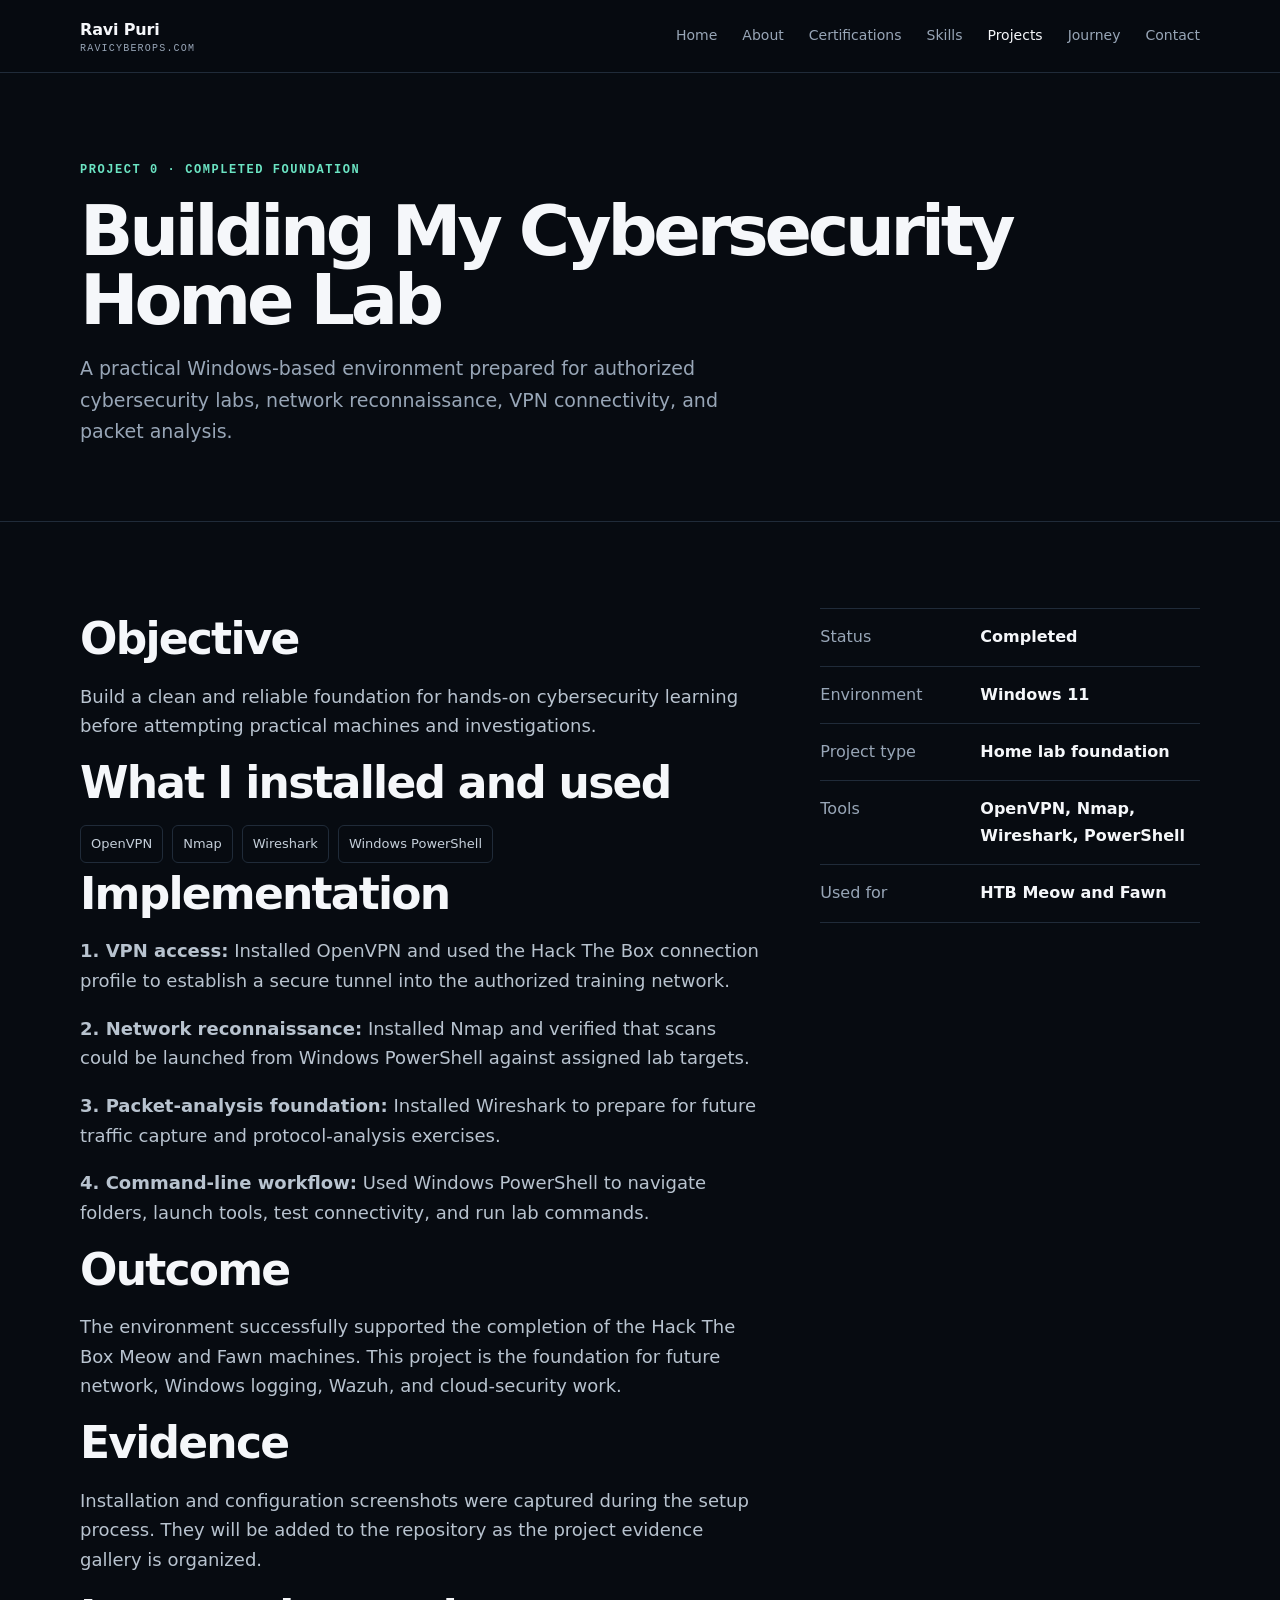
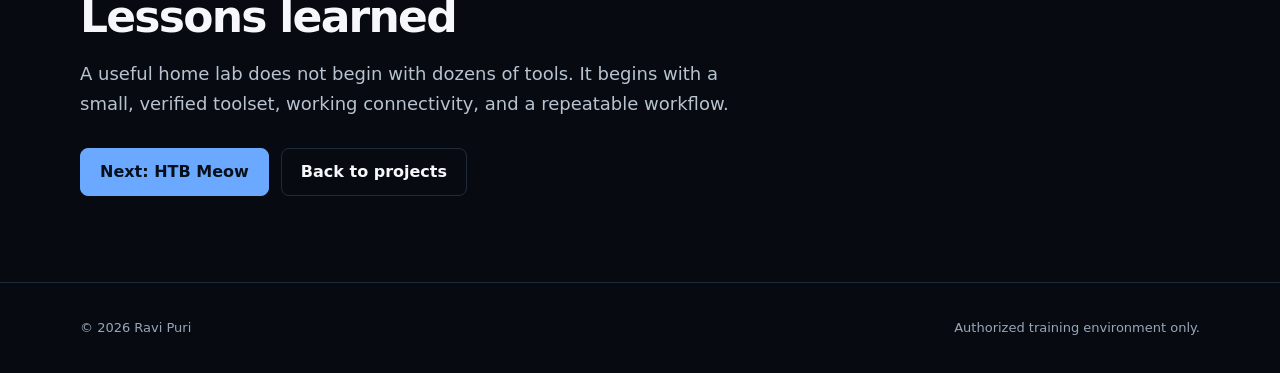
<file: projects/home-lab/index.html>
<!doctype html><html lang="en"><head><meta charset="utf-8"><meta name="viewport" content="width=device-width,initial-scale=1"><meta name="description" content="Project 0: Building Ravi Puri's Windows-based cybersecurity home lab foundation."><title>Building My Cybersecurity Home Lab | Ravi Puri</title><link rel="stylesheet" href="/assets/site.css"></head><body><header class="site-header"><nav class="wrap nav"><a class="brand" href="/">Ravi Puri<small>ravicyberops.com</small></a><button class="menu">Menu</button><div class="nav-links"><a href="/">Home</a><a href="/about/">About</a><a href="/certifications/">Certifications</a><a href="/skills/">Skills</a><a aria-current="page" href="/projects/">Projects</a><a href="/journey/">Journey</a><a href="/contact/">Contact</a></div></nav></header><main><section class="page-hero"><div class="wrap"><div class="eyebrow">Project 0 · Completed foundation</div><h1>Building My Cybersecurity Home Lab</h1><p>A practical Windows-based environment prepared for authorized cybersecurity labs, network reconnaissance, VPN connectivity, and packet analysis.</p></div></section><section class="section"><div class="wrap credential"><article class="prose"><h2>Objective</h2><p>Build a clean and reliable foundation for hands-on cybersecurity learning before attempting practical machines and investigations.</p><h2>What I installed and used</h2><div class="skill-list"><span>OpenVPN</span><span>Nmap</span><span>Wireshark</span><span>Windows PowerShell</span></div><h2>Implementation</h2><p><strong>1. VPN access:</strong> Installed OpenVPN and used the Hack The Box connection profile to establish a secure tunnel into the authorized training network.</p><p><strong>2. Network reconnaissance:</strong> Installed Nmap and verified that scans could be launched from Windows PowerShell against assigned lab targets.</p><p><strong>3. Packet-analysis foundation:</strong> Installed Wireshark to prepare for future traffic capture and protocol-analysis exercises.</p><p><strong>4. Command-line workflow:</strong> Used Windows PowerShell to navigate folders, launch tools, test connectivity, and run lab commands.</p><h2>Outcome</h2><p>The environment successfully supported the completion of the Hack The Box Meow and Fawn machines. This project is the foundation for future network, Windows logging, Wazuh, and cloud-security work.</p><h2>Evidence</h2><p>Installation and configuration screenshots were captured during the setup process. They will be added to the repository as the project evidence gallery is organized.</p><h2>Lessons learned</h2><p>A useful home lab does not begin with dozens of tools. It begins with a small, verified toolset, working connectivity, and a repeatable workflow.</p><div class="actions"><a class="btn" href="/projects/htb-meow/">Next: HTB Meow</a><a class="btn secondary" href="/projects/">Back to projects</a></div></article><aside class="facts"><div class="fact"><span>Status</span><strong>Completed</strong></div><div class="fact"><span>Environment</span><strong>Windows 11</strong></div><div class="fact"><span>Project type</span><strong>Home lab foundation</strong></div><div class="fact"><span>Tools</span><strong>OpenVPN, Nmap, Wireshark, PowerShell</strong></div><div class="fact"><span>Used for</span><strong>HTB Meow and Fawn</strong></div></aside></div></section></main><footer><div class="wrap foot"><span>© 2026 Ravi Puri</span><span>Authorized training environment only.</span></div></footer><script src="/assets/site.js"></script></body></html>
</file>
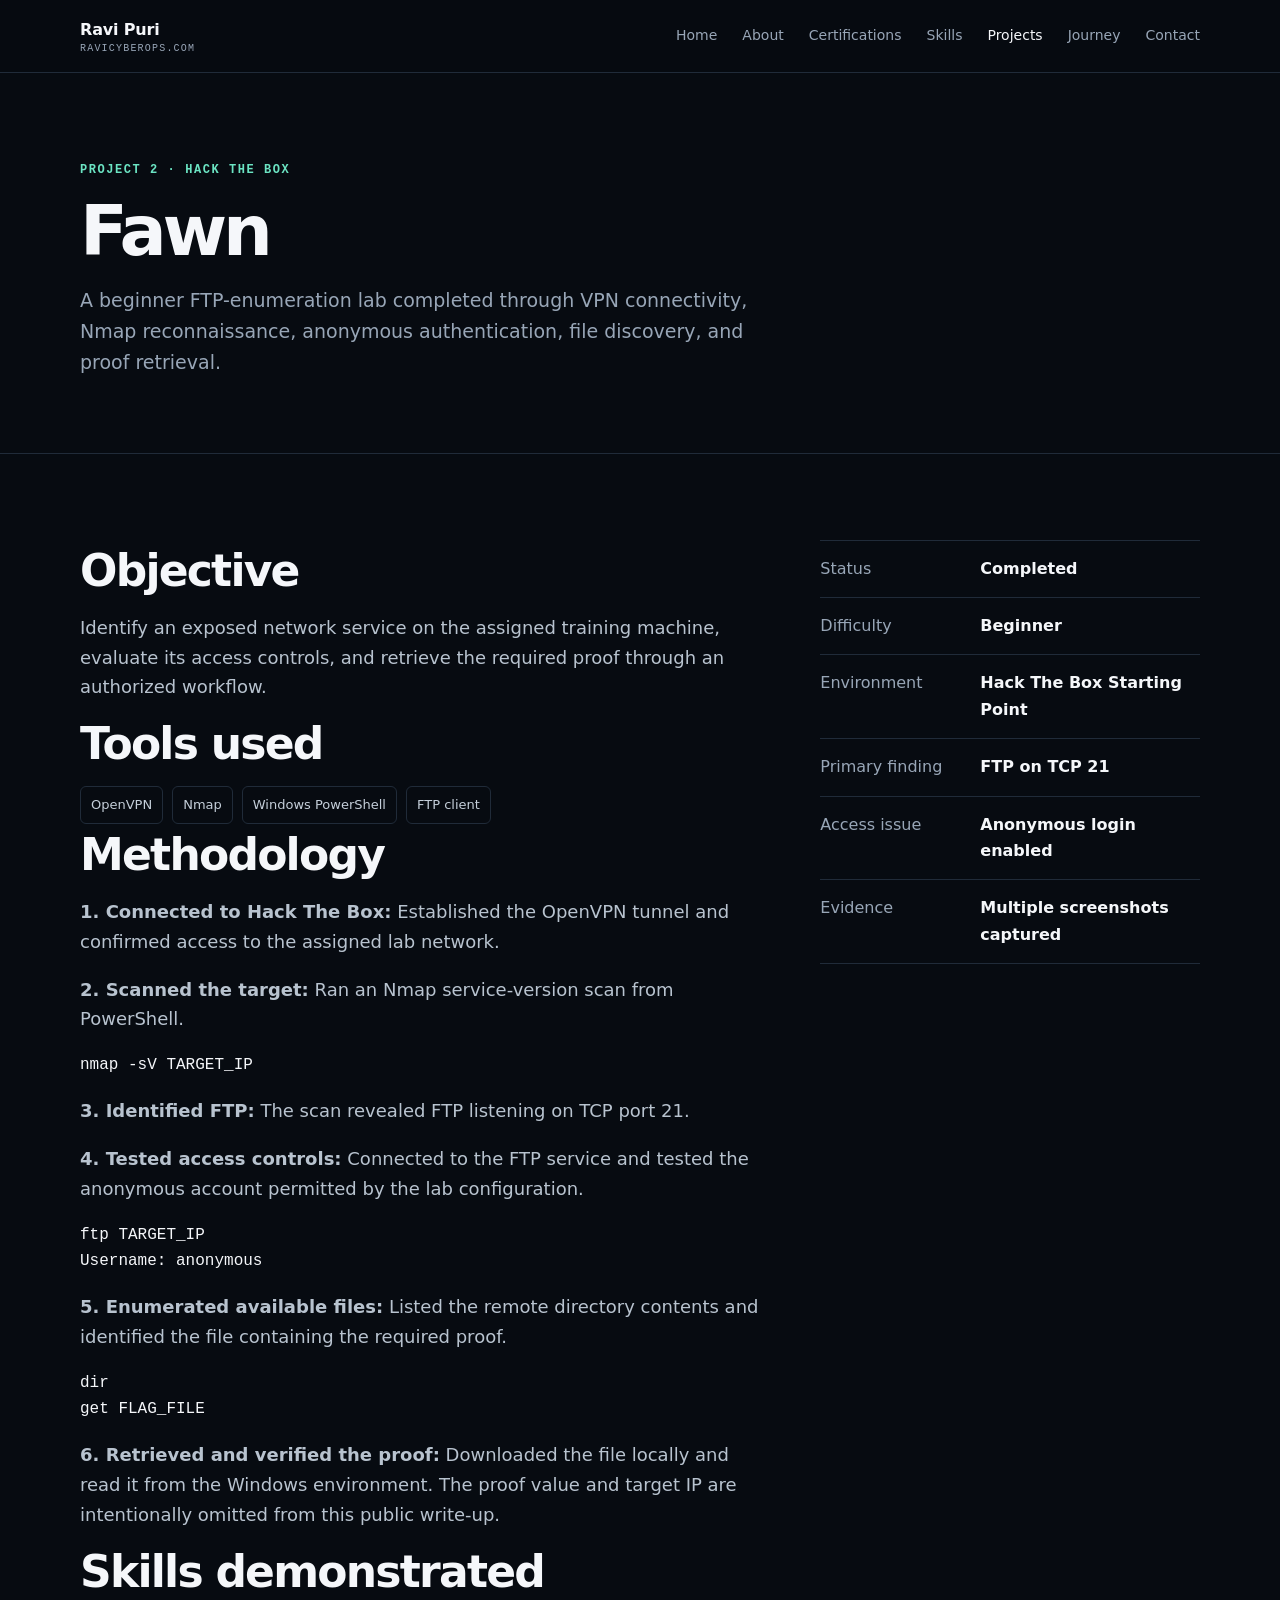
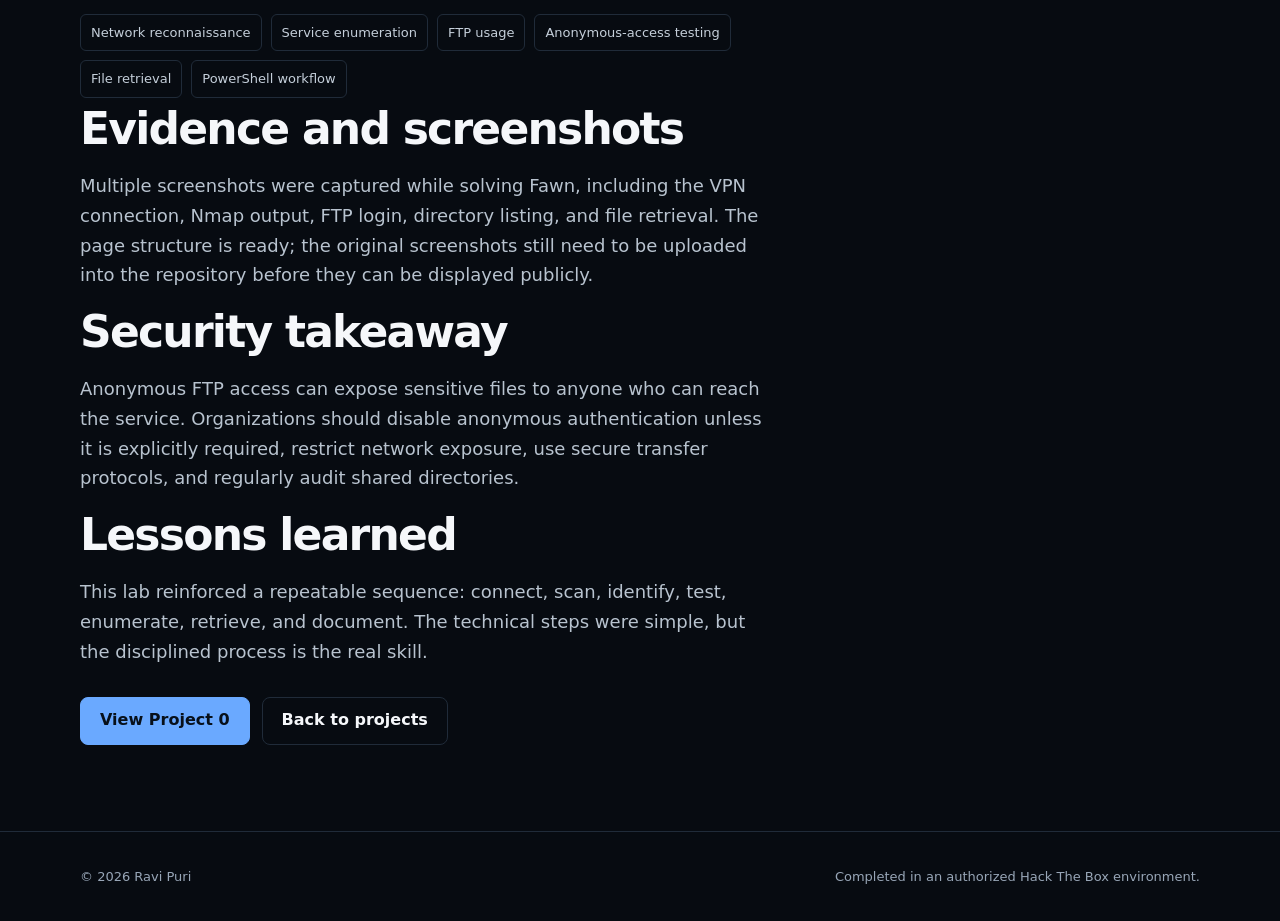
<file: projects/htb-fawn/index.html>
<!doctype html><html lang="en"><head><meta charset="utf-8"><meta name="viewport" content="width=device-width,initial-scale=1"><meta name="description" content="Hack The Box Fawn beginner lab completed by Ravi Puri using OpenVPN, Nmap, FTP, and Windows PowerShell."><title>Hack The Box Fawn | Ravi Puri</title><link rel="stylesheet" href="/assets/site.css"></head><body><header class="site-header"><nav class="wrap nav"><a class="brand" href="/">Ravi Puri<small>ravicyberops.com</small></a><button class="menu">Menu</button><div class="nav-links"><a href="/">Home</a><a href="/about/">About</a><a href="/certifications/">Certifications</a><a href="/skills/">Skills</a><a aria-current="page" href="/projects/">Projects</a><a href="/journey/">Journey</a><a href="/contact/">Contact</a></div></nav></header><main><section class="page-hero"><div class="wrap"><div class="eyebrow">Project 2 · Hack The Box</div><h1>Fawn</h1><p>A beginner FTP-enumeration lab completed through VPN connectivity, Nmap reconnaissance, anonymous authentication, file discovery, and proof retrieval.</p></div></section><section class="section"><div class="wrap credential"><article class="prose"><h2>Objective</h2><p>Identify an exposed network service on the assigned training machine, evaluate its access controls, and retrieve the required proof through an authorized workflow.</p><h2>Tools used</h2><div class="skill-list"><span>OpenVPN</span><span>Nmap</span><span>Windows PowerShell</span><span>FTP client</span></div><h2>Methodology</h2><p><strong>1. Connected to Hack The Box:</strong> Established the OpenVPN tunnel and confirmed access to the assigned lab network.</p><p><strong>2. Scanned the target:</strong> Ran an Nmap service-version scan from PowerShell.</p><pre><code>nmap -sV TARGET_IP</code></pre><p><strong>3. Identified FTP:</strong> The scan revealed FTP listening on TCP port 21.</p><p><strong>4. Tested access controls:</strong> Connected to the FTP service and tested the anonymous account permitted by the lab configuration.</p><pre><code>ftp TARGET_IP
Username: anonymous</code></pre><p><strong>5. Enumerated available files:</strong> Listed the remote directory contents and identified the file containing the required proof.</p><pre><code>dir
get FLAG_FILE</code></pre><p><strong>6. Retrieved and verified the proof:</strong> Downloaded the file locally and read it from the Windows environment. The proof value and target IP are intentionally omitted from this public write-up.</p><h2>Skills demonstrated</h2><div class="skill-list"><span>Network reconnaissance</span><span>Service enumeration</span><span>FTP usage</span><span>Anonymous-access testing</span><span>File retrieval</span><span>PowerShell workflow</span></div><h2>Evidence and screenshots</h2><p>Multiple screenshots were captured while solving Fawn, including the VPN connection, Nmap output, FTP login, directory listing, and file retrieval. The page structure is ready; the original screenshots still need to be uploaded into the repository before they can be displayed publicly.</p><h2>Security takeaway</h2><p>Anonymous FTP access can expose sensitive files to anyone who can reach the service. Organizations should disable anonymous authentication unless it is explicitly required, restrict network exposure, use secure transfer protocols, and regularly audit shared directories.</p><h2>Lessons learned</h2><p>This lab reinforced a repeatable sequence: connect, scan, identify, test, enumerate, retrieve, and document. The technical steps were simple, but the disciplined process is the real skill.</p><div class="actions"><a class="btn" href="/projects/home-lab/">View Project 0</a><a class="btn secondary" href="/projects/">Back to projects</a></div></article><aside class="facts"><div class="fact"><span>Status</span><strong>Completed</strong></div><div class="fact"><span>Difficulty</span><strong>Beginner</strong></div><div class="fact"><span>Environment</span><strong>Hack The Box Starting Point</strong></div><div class="fact"><span>Primary finding</span><strong>FTP on TCP 21</strong></div><div class="fact"><span>Access issue</span><strong>Anonymous login enabled</strong></div><div class="fact"><span>Evidence</span><strong>Multiple screenshots captured</strong></div></aside></div></section></main><footer><div class="wrap foot"><span>© 2026 Ravi Puri</span><span>Completed in an authorized Hack The Box environment.</span></div></footer><script src="/assets/site.js"></script></body></html>
</file>
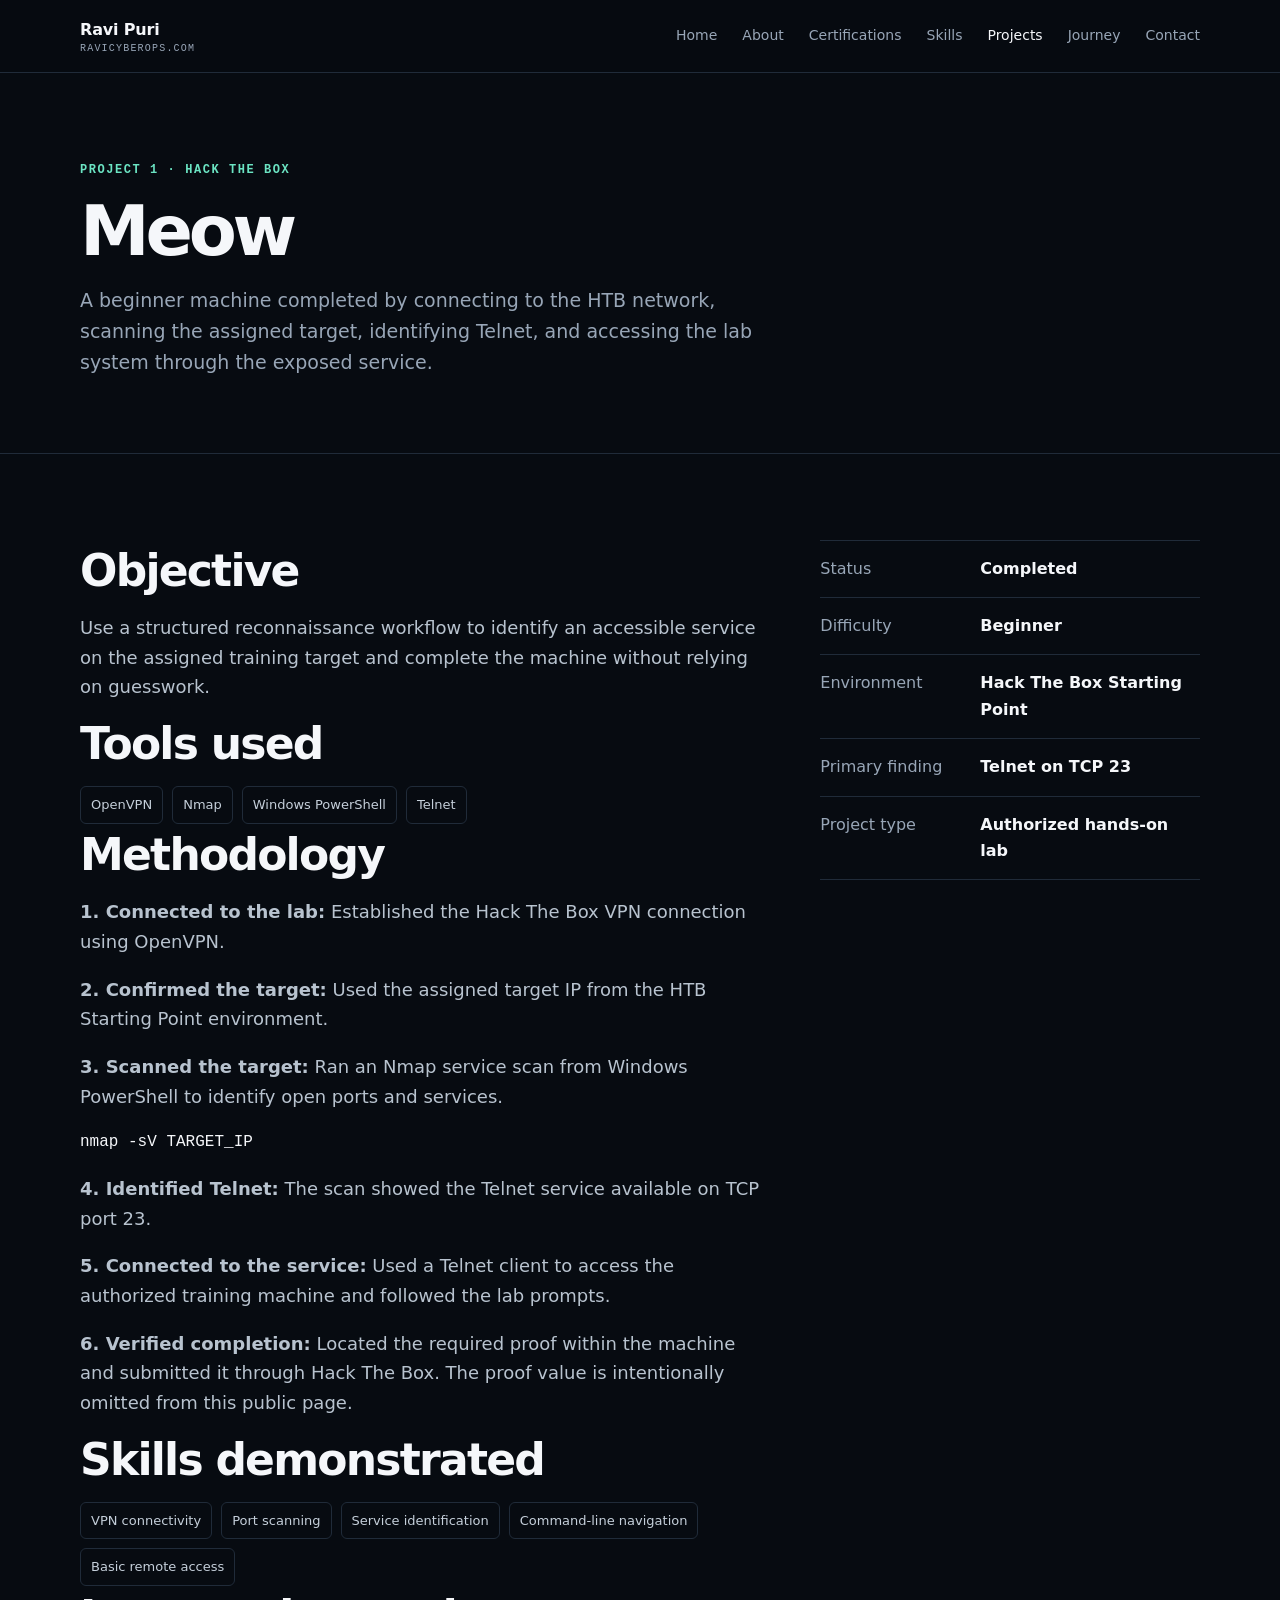
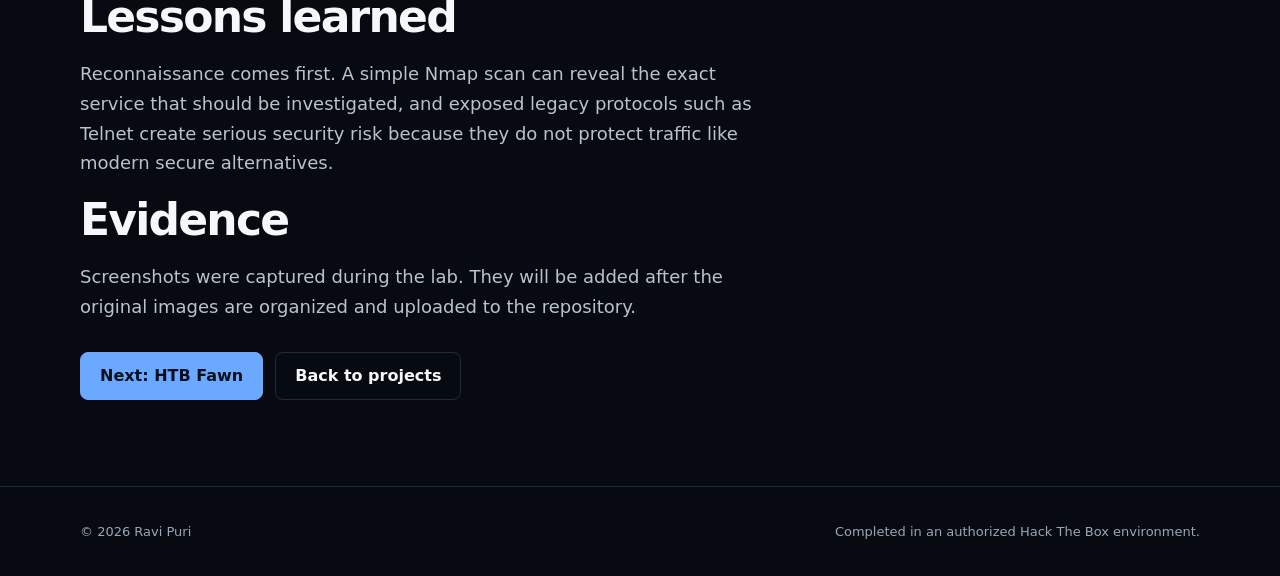
<file: projects/htb-meow/index.html>
<!doctype html><html lang="en"><head><meta charset="utf-8"><meta name="viewport" content="width=device-width,initial-scale=1"><meta name="description" content="Hack The Box Meow beginner lab completed by Ravi Puri using OpenVPN, Nmap, and Windows PowerShell."><title>Hack The Box Meow | Ravi Puri</title><link rel="stylesheet" href="/assets/site.css"></head><body><header class="site-header"><nav class="wrap nav"><a class="brand" href="/">Ravi Puri<small>ravicyberops.com</small></a><button class="menu">Menu</button><div class="nav-links"><a href="/">Home</a><a href="/about/">About</a><a href="/certifications/">Certifications</a><a href="/skills/">Skills</a><a aria-current="page" href="/projects/">Projects</a><a href="/journey/">Journey</a><a href="/contact/">Contact</a></div></nav></header><main><section class="page-hero"><div class="wrap"><div class="eyebrow">Project 1 · Hack The Box</div><h1>Meow</h1><p>A beginner machine completed by connecting to the HTB network, scanning the assigned target, identifying Telnet, and accessing the lab system through the exposed service.</p></div></section><section class="section"><div class="wrap credential"><article class="prose"><h2>Objective</h2><p>Use a structured reconnaissance workflow to identify an accessible service on the assigned training target and complete the machine without relying on guesswork.</p><h2>Tools used</h2><div class="skill-list"><span>OpenVPN</span><span>Nmap</span><span>Windows PowerShell</span><span>Telnet</span></div><h2>Methodology</h2><p><strong>1. Connected to the lab:</strong> Established the Hack The Box VPN connection using OpenVPN.</p><p><strong>2. Confirmed the target:</strong> Used the assigned target IP from the HTB Starting Point environment.</p><p><strong>3. Scanned the target:</strong> Ran an Nmap service scan from Windows PowerShell to identify open ports and services.</p><pre><code>nmap -sV TARGET_IP</code></pre><p><strong>4. Identified Telnet:</strong> The scan showed the Telnet service available on TCP port 23.</p><p><strong>5. Connected to the service:</strong> Used a Telnet client to access the authorized training machine and followed the lab prompts.</p><p><strong>6. Verified completion:</strong> Located the required proof within the machine and submitted it through Hack The Box. The proof value is intentionally omitted from this public page.</p><h2>Skills demonstrated</h2><div class="skill-list"><span>VPN connectivity</span><span>Port scanning</span><span>Service identification</span><span>Command-line navigation</span><span>Basic remote access</span></div><h2>Lessons learned</h2><p>Reconnaissance comes first. A simple Nmap scan can reveal the exact service that should be investigated, and exposed legacy protocols such as Telnet create serious security risk because they do not protect traffic like modern secure alternatives.</p><h2>Evidence</h2><p>Screenshots were captured during the lab. They will be added after the original images are organized and uploaded to the repository.</p><div class="actions"><a class="btn" href="/projects/htb-fawn/">Next: HTB Fawn</a><a class="btn secondary" href="/projects/">Back to projects</a></div></article><aside class="facts"><div class="fact"><span>Status</span><strong>Completed</strong></div><div class="fact"><span>Difficulty</span><strong>Beginner</strong></div><div class="fact"><span>Environment</span><strong>Hack The Box Starting Point</strong></div><div class="fact"><span>Primary finding</span><strong>Telnet on TCP 23</strong></div><div class="fact"><span>Project type</span><strong>Authorized hands-on lab</strong></div></aside></div></section></main><footer><div class="wrap foot"><span>© 2026 Ravi Puri</span><span>Completed in an authorized Hack The Box environment.</span></div></footer><script src="/assets/site.js"></script></body></html>
</file>
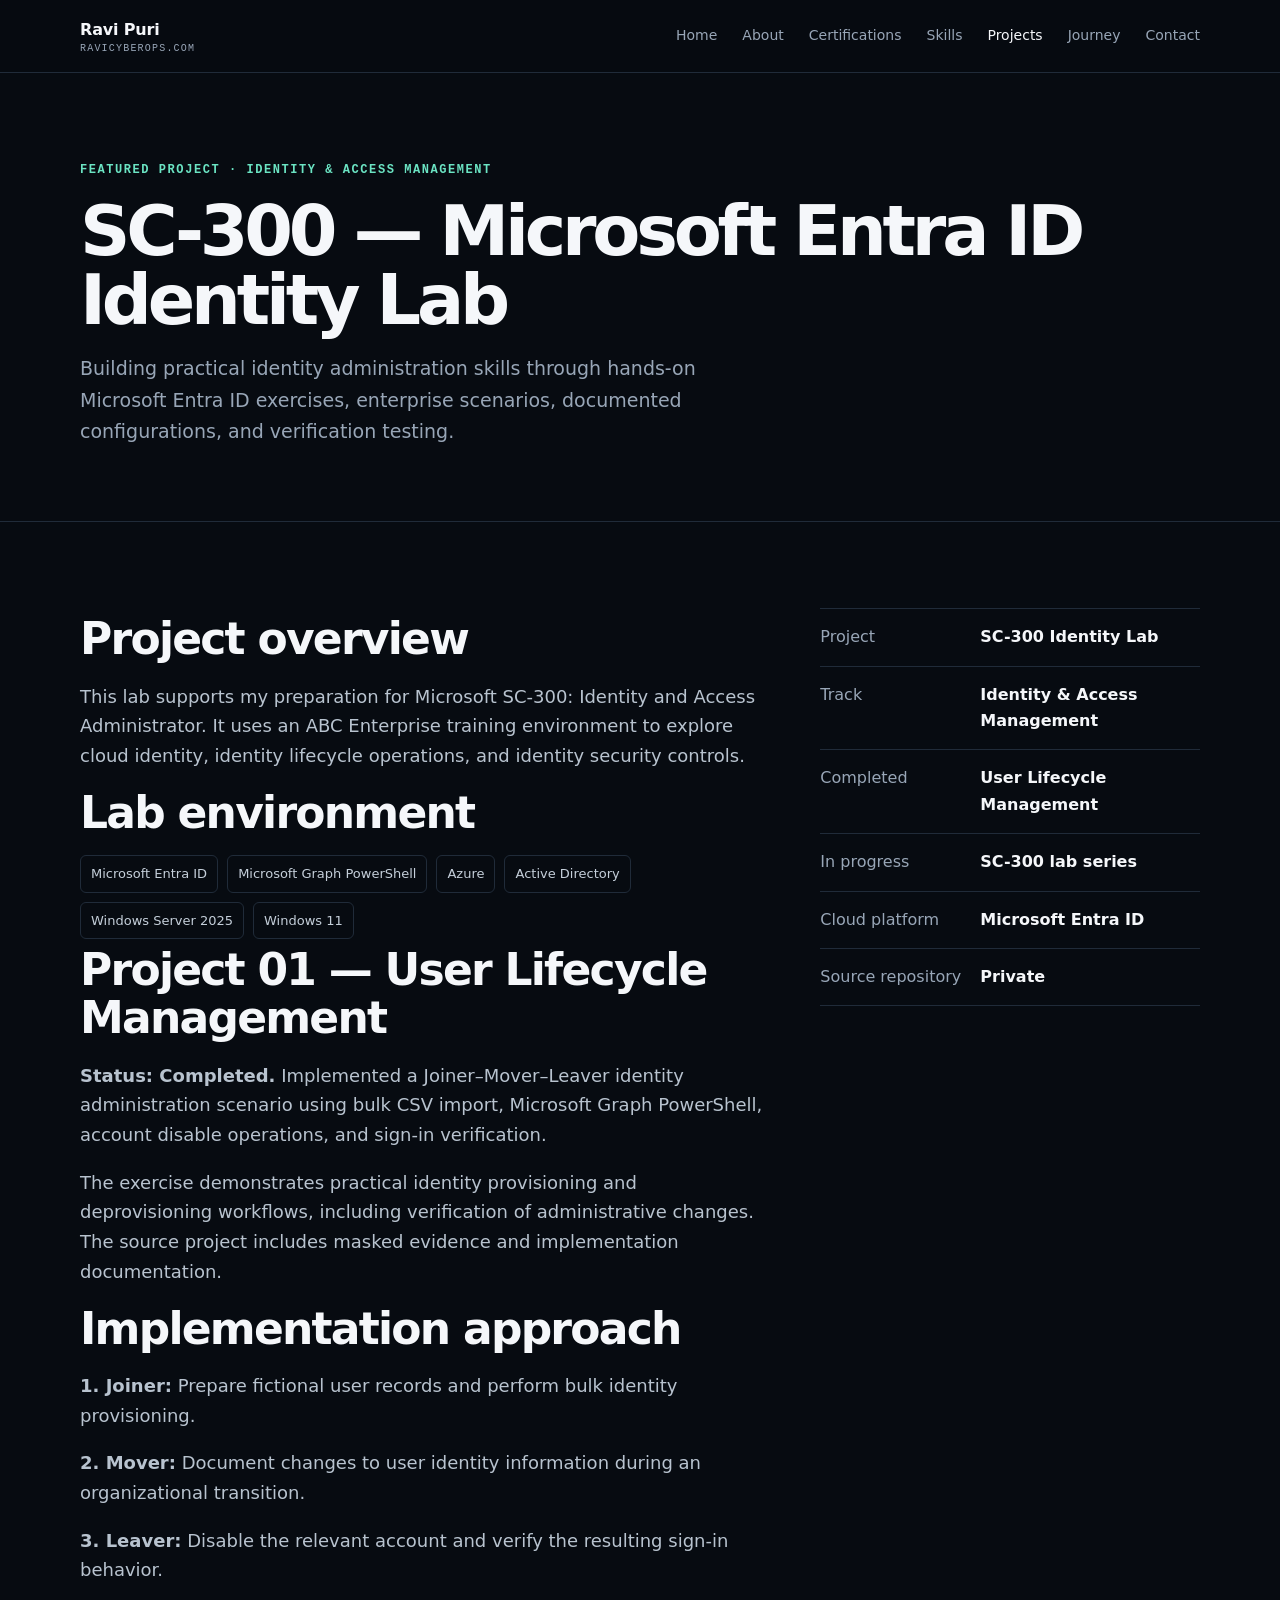
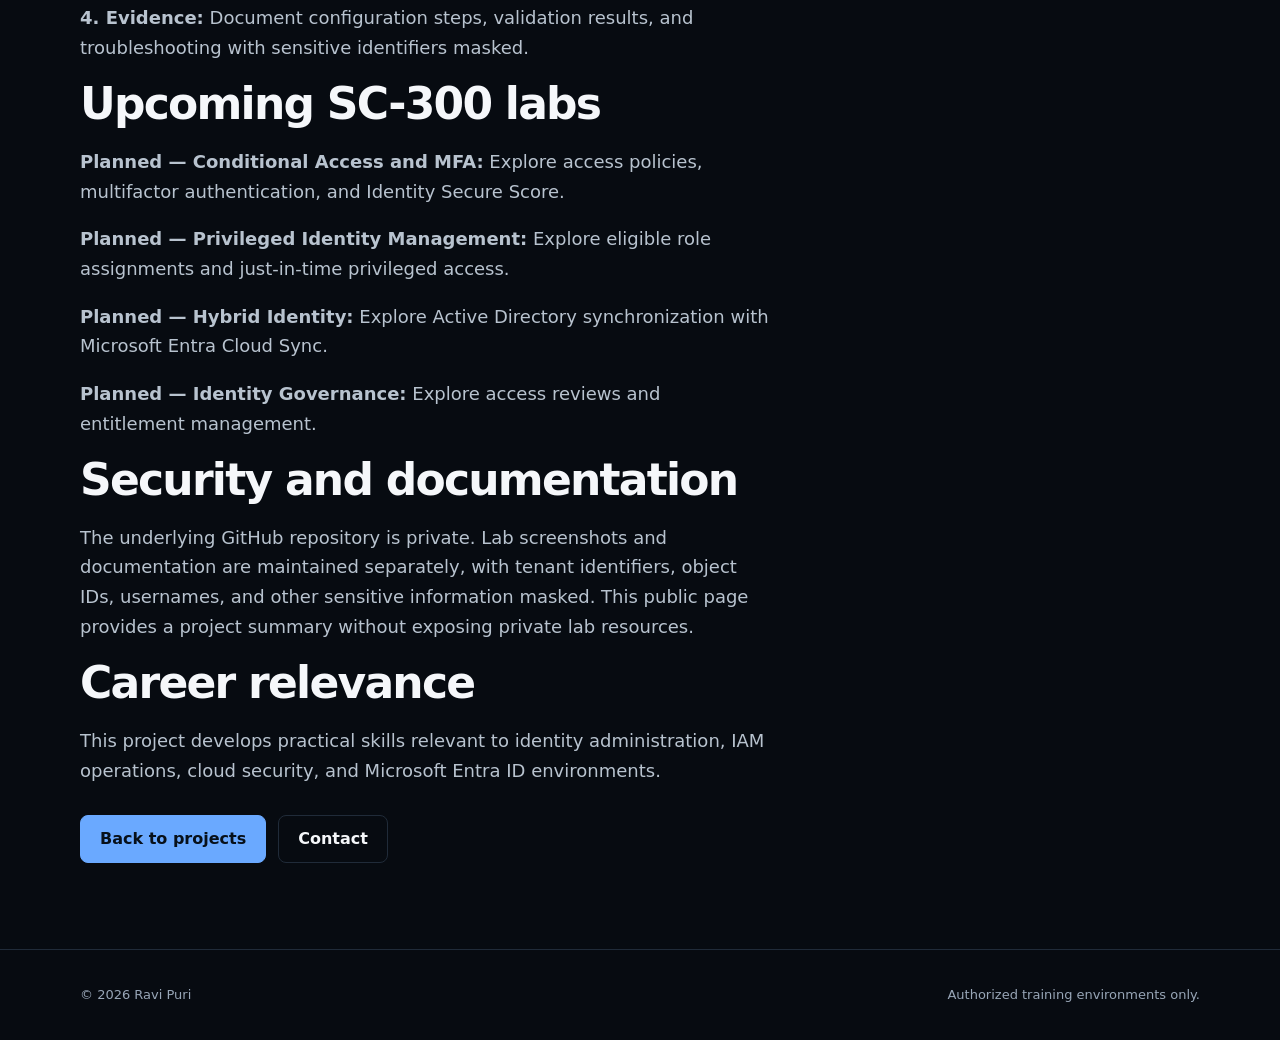
<file: projects/sc-300-identity-lab/index.html>
<!doctype html>
<html lang="en">
<head>
  <meta charset="utf-8">
  <meta name="viewport" content="width=device-width,initial-scale=1">
  <meta name="description" content="Microsoft Entra ID SC-300 identity and access management lab by Ravi Puri.">
  <title>SC-300 Identity Lab | Ravi Puri</title>
  <link rel="stylesheet" href="/assets/site.css">
</head>
<body>
<header class="site-header">
  <nav class="wrap nav">
    <a class="brand" href="/">Ravi Puri<small>ravicyberops.com</small></a>
    <button class="menu" aria-expanded="false" aria-controls="navlinks">Menu</button>
    <div class="nav-links" id="navlinks">
      <a href="/">Home</a><a href="/about/">About</a>
      <a href="/certifications/">Certifications</a>
      <a href="/skills/">Skills</a>
      <a aria-current="page" href="/projects/">Projects</a>
      <a href="/journey/">Journey</a><a href="/contact/">Contact</a>
    </div>
  </nav>
</header>
<main>
  <section class="page-hero">
    <div class="wrap">
      <div class="eyebrow">Featured Project · Identity &amp; Access Management</div>
      <h1>SC-300 — Microsoft Entra ID Identity Lab</h1>
      <p>Building practical identity administration skills through hands-on Microsoft Entra ID exercises, enterprise scenarios, documented configurations, and verification testing.</p>
    </div>
  </section>
  <section class="section">
    <div class="wrap credential">
      <article class="prose">
        <h2>Project overview</h2>
        <p>This lab supports my preparation for Microsoft SC-300: Identity and Access Administrator. It uses an ABC Enterprise training environment to explore cloud identity, identity lifecycle operations, and identity security controls.</p>
        <h2>Lab environment</h2>
        <div class="skill-list">
          <span>Microsoft Entra ID</span><span>Microsoft Graph PowerShell</span>
          <span>Azure</span><span>Active Directory</span>
          <span>Windows Server 2025</span><span>Windows 11</span>
        </div>
        <h2>Project 01 — User Lifecycle Management</h2>
        <p><strong>Status: Completed.</strong> Implemented a Joiner–Mover–Leaver identity administration scenario using bulk CSV import, Microsoft Graph PowerShell, account disable operations, and sign-in verification.</p>
        <p>The exercise demonstrates practical identity provisioning and deprovisioning workflows, including verification of administrative changes. The source project includes masked evidence and implementation documentation.</p>
        <h2>Implementation approach</h2>
        <p><strong>1. Joiner:</strong> Prepare fictional user records and perform bulk identity provisioning.</p>
        <p><strong>2. Mover:</strong> Document changes to user identity information during an organizational transition.</p>
        <p><strong>3. Leaver:</strong> Disable the relevant account and verify the resulting sign-in behavior.</p>
        <p><strong>4. Evidence:</strong> Document configuration steps, validation results, and troubleshooting with sensitive identifiers masked.</p>
        <h2>Upcoming SC-300 labs</h2>
        <p><strong>Planned — Conditional Access and MFA:</strong> Explore access policies, multifactor authentication, and Identity Secure Score.</p>
        <p><strong>Planned — Privileged Identity Management:</strong> Explore eligible role assignments and just-in-time privileged access.</p>
        <p><strong>Planned — Hybrid Identity:</strong> Explore Active Directory synchronization with Microsoft Entra Cloud Sync.</p>
        <p><strong>Planned — Identity Governance:</strong> Explore access reviews and entitlement management.</p>
        <h2>Security and documentation</h2>
        <p>The underlying GitHub repository is private. Lab screenshots and documentation are maintained separately, with tenant identifiers, object IDs, usernames, and other sensitive information masked. This public page provides a project summary without exposing private lab resources.</p>
        <h2>Career relevance</h2>
        <p>This project develops practical skills relevant to identity administration, IAM operations, cloud security, and Microsoft Entra ID environments.</p>
        <div class="actions">
          <a class="btn" href="/projects/">Back to projects</a>
          <a class="btn secondary" href="/contact/">Contact</a>
        </div>
      </article>
      <aside class="facts">
        <div class="fact"><span>Project</span><strong>SC-300 Identity Lab</strong></div>
        <div class="fact"><span>Track</span><strong>Identity &amp; Access Management</strong></div>
        <div class="fact"><span>Completed</span><strong>User Lifecycle Management</strong></div>
        <div class="fact"><span>In progress</span><strong>SC-300 lab series</strong></div>
        <div class="fact"><span>Cloud platform</span><strong>Microsoft Entra ID</strong></div>
        <div class="fact"><span>Source repository</span><strong>Private</strong></div>
      </aside>
    </div>
  </section>
</main>
<footer>
  <div class="wrap foot">
    <span>© 2026 Ravi Puri</span>
    <span>Authorized training environments only.</span>
  </div>
</footer>
<script src="/assets/site.js"></script>
</body>
</html>
</file>
<file: assets/site.css>
:root{--bg:#070b11;--surface:#0d131c;--surface2:#111a25;--text:#f5f7fa;--muted:#98a6b7;--line:#202b39;--blue:#6aa9ff;--cyan:#6be4c3;--max:1120px}*{box-sizing:border-box}html{scroll-behavior:smooth}body{margin:0;background:var(--bg);color:var(--text);font:16px/1.65 Inter,ui-sans-serif,system-ui,-apple-system,"Segoe UI",sans-serif}a{color:inherit}img{max-width:100%;display:block}.wrap{width:min(calc(100% - 40px),var(--max));margin:auto}.skip{position:absolute;left:-999px}.skip:focus{left:16px;top:12px;z-index:30;background:#fff;color:#000;padding:8px 12px}.site-header{position:sticky;top:0;z-index:20;background:rgba(7,11,17,.9);backdrop-filter:blur(14px);border-bottom:1px solid var(--line)}.nav{min-height:72px;display:flex;align-items:center;justify-content:space-between;gap:24px}.brand{text-decoration:none;font-weight:800;letter-spacing:-.01em}.brand small{display:block;color:var(--muted);font:500 10px/1.2 ui-monospace,monospace;letter-spacing:.12em;text-transform:uppercase}.nav-links{display:flex;align-items:center;gap:25px}.nav-links a{text-decoration:none;color:var(--muted);font-size:14px}.nav-links a:hover,.nav-links a[aria-current=page]{color:var(--text)}.menu{display:none;border:1px solid var(--line);border-radius:8px;background:transparent;color:var(--text);padding:8px 11px;font:inherit}.hero{min-height:calc(100vh - 72px);display:grid;align-items:center;background:radial-gradient(circle at 75% 25%,rgba(106,169,255,.13),transparent 28%)}.hero-grid{display:grid;grid-template-columns:1.25fr .75fr;gap:80px;align-items:center;padding:80px 0}.eyebrow,.kicker{color:var(--cyan);font:700 12px ui-monospace,monospace;letter-spacing:.13em;text-transform:uppercase}h1{font-size:clamp(48px,8vw,88px);line-height:.98;letter-spacing:-.06em;margin:20px 0 18px}h1 span{color:var(--blue)}.hero-subtitle{margin:0 0 16px;color:var(--text);font-size:clamp(18px,2vw,22px);font-weight:750}.mission{max-width:720px;color:#c2cbd6;font-size:clamp(17px,2vw,20px)}.actions{display:flex;flex-wrap:wrap;gap:12px;margin-top:30px}.btn{display:inline-flex;align-items:center;justify-content:center;min-height:48px;padding:0 19px;border:1px solid var(--blue);border-radius:8px;background:var(--blue);color:#07101a;font-weight:800;text-decoration:none}.btn.secondary{background:transparent;color:var(--text);border-color:var(--line)}.evidence-badge{display:inline-flex;align-items:center;gap:9px;margin-top:22px;color:var(--muted);font:700 12px ui-monospace,monospace;letter-spacing:.04em}.evidence-badge span{width:9px;height:9px;border-radius:50%;background:var(--cyan);box-shadow:0 0 14px rgba(107,228,195,.65)}.portrait-card{justify-self:end;display:flex;flex-direction:column;align-items:center;text-align:center;max-width:320px}.portrait{position:relative;width:260px;height:260px}.portrait img{width:260px;height:260px;object-fit:cover;object-position:center 18%;border-radius:50%;filter:saturate(.9);border:3px solid var(--blue);box-shadow:0 0 0 10px rgba(106,169,255,.06),0 0 45px rgba(106,169,255,.28)}.portrait-card strong{margin-top:22px;font-size:17px}.portrait-card>span{margin-top:5px;color:var(--muted);font-size:13px}.section{padding:86px 0}.section.alt{background:var(--surface)}.page-hero{padding:90px 0 55px;border-bottom:1px solid var(--line)}.page-hero h1{font-size:clamp(42px,7vw,70px);margin-bottom:16px}.page-hero p{max-width:680px;color:var(--muted);font-size:19px}.section-head{display:flex;justify-content:space-between;align-items:end;gap:32px;margin-bottom:34px}.section-head h2,h2{font-size:clamp(30px,4vw,44px);letter-spacing:-.04em;line-height:1.1;margin:7px 0}.section-head p{max-width:500px;color:var(--muted);margin:0}.grid{display:grid;grid-template-columns:repeat(2,1fr);gap:18px}.card{padding:28px;background:var(--surface);border:1px solid var(--line);border-radius:14px}.alt .card{background:var(--bg)}.card h2,.card h3{font-size:20px;letter-spacing:-.02em;margin:14px 0 9px}.card p{color:var(--muted);margin:0}.meta{color:var(--cyan);font:700 11px ui-monospace,monospace;letter-spacing:.08em;text-transform:uppercase}.card-link{display:inline-block;margin-top:20px;color:var(--blue);font-weight:700;text-decoration:none}.stats{display:grid;grid-template-columns:repeat(6,1fr);border:1px solid var(--line);border-radius:14px;overflow:hidden}.stat{padding:23px 18px;background:var(--surface);border-right:1px solid var(--line)}.stat:last-child{border:0}.stat strong{display:block;font-size:23px}.stat span{color:var(--muted);font-size:12px}.prose{max-width:760px}.prose p{color:#b8c3cf;font-size:18px}.categories{display:grid;grid-template-columns:repeat(2,1fr);gap:18px}.skill-list{display:flex;flex-wrap:wrap;gap:9px;margin-top:18px}.skill-list span{padding:7px 10px;border:1px solid var(--line);border-radius:6px;color:#c5cfda;font-size:13px}.timeline{max-width:780px;border-left:1px solid var(--line);margin-left:8px}.event{position:relative;padding:0 0 42px 34px}.event:before{content:"";position:absolute;left:-6px;top:7px;width:11px;height:11px;border-radius:50%;background:var(--cyan)}.event time{color:var(--cyan);font:700 11px ui-monospace,monospace}.event h2{font-size:22px;margin:8px 0}.event p{color:var(--muted);margin:0}.contact-panel{display:grid;grid-template-columns:1fr 1fr;gap:50px;padding:45px;background:var(--surface);border:1px solid var(--line);border-radius:16px}.contact-links{display:grid;gap:12px}.contact-links a{padding:16px 18px;background:var(--bg);border:1px solid var(--line);border-radius:9px;text-decoration:none}.credential{display:grid;grid-template-columns:1fr .55fr;gap:50px}.facts{border-top:1px solid var(--line)}.fact{display:grid;grid-template-columns:160px 1fr;padding:15px 0;border-bottom:1px solid var(--line)}.fact span:first-child{color:var(--muted)}footer{padding:34px 0;color:var(--muted);font-size:13px;border-top:1px solid var(--line)}.foot{display:flex;justify-content:space-between;gap:20px}.foot a{color:var(--muted)}@media(max-width:850px){.menu{display:block}.nav-links{display:none;position:absolute;top:72px;left:0;right:0;padding:20px;background:var(--bg);border-bottom:1px solid var(--line);flex-direction:column;align-items:flex-start}.nav-links.open{display:flex}.hero-grid,.credential,.contact-panel{grid-template-columns:1fr}.hero{min-height:auto}.portrait-card{justify-self:start}.portrait{width:230px;height:230px}.portrait img{width:230px;height:230px}.stats{grid-template-columns:repeat(3,1fr)}.stat:nth-child(3){border-right:0}.grid{grid-template-columns:1fr 1fr}}@media(max-width:600px){.wrap{width:min(calc(100% - 28px),var(--max))}.hero-grid{padding:62px 0;gap:48px}.grid,.categories,.stats{grid-template-columns:1fr}.stat{border-right:0;border-bottom:1px solid var(--line)}.section-head{display:block}.section-head p{margin-top:12px}.fact{grid-template-columns:1fr;gap:3px}.contact-panel{padding:27px}.foot{display:block}.foot span{display:block;margin-top:8px}.portrait-card{justify-self:center}.portrait{width:210px;height:210px}.portrait img{width:210px;height:210px}}
</file>
